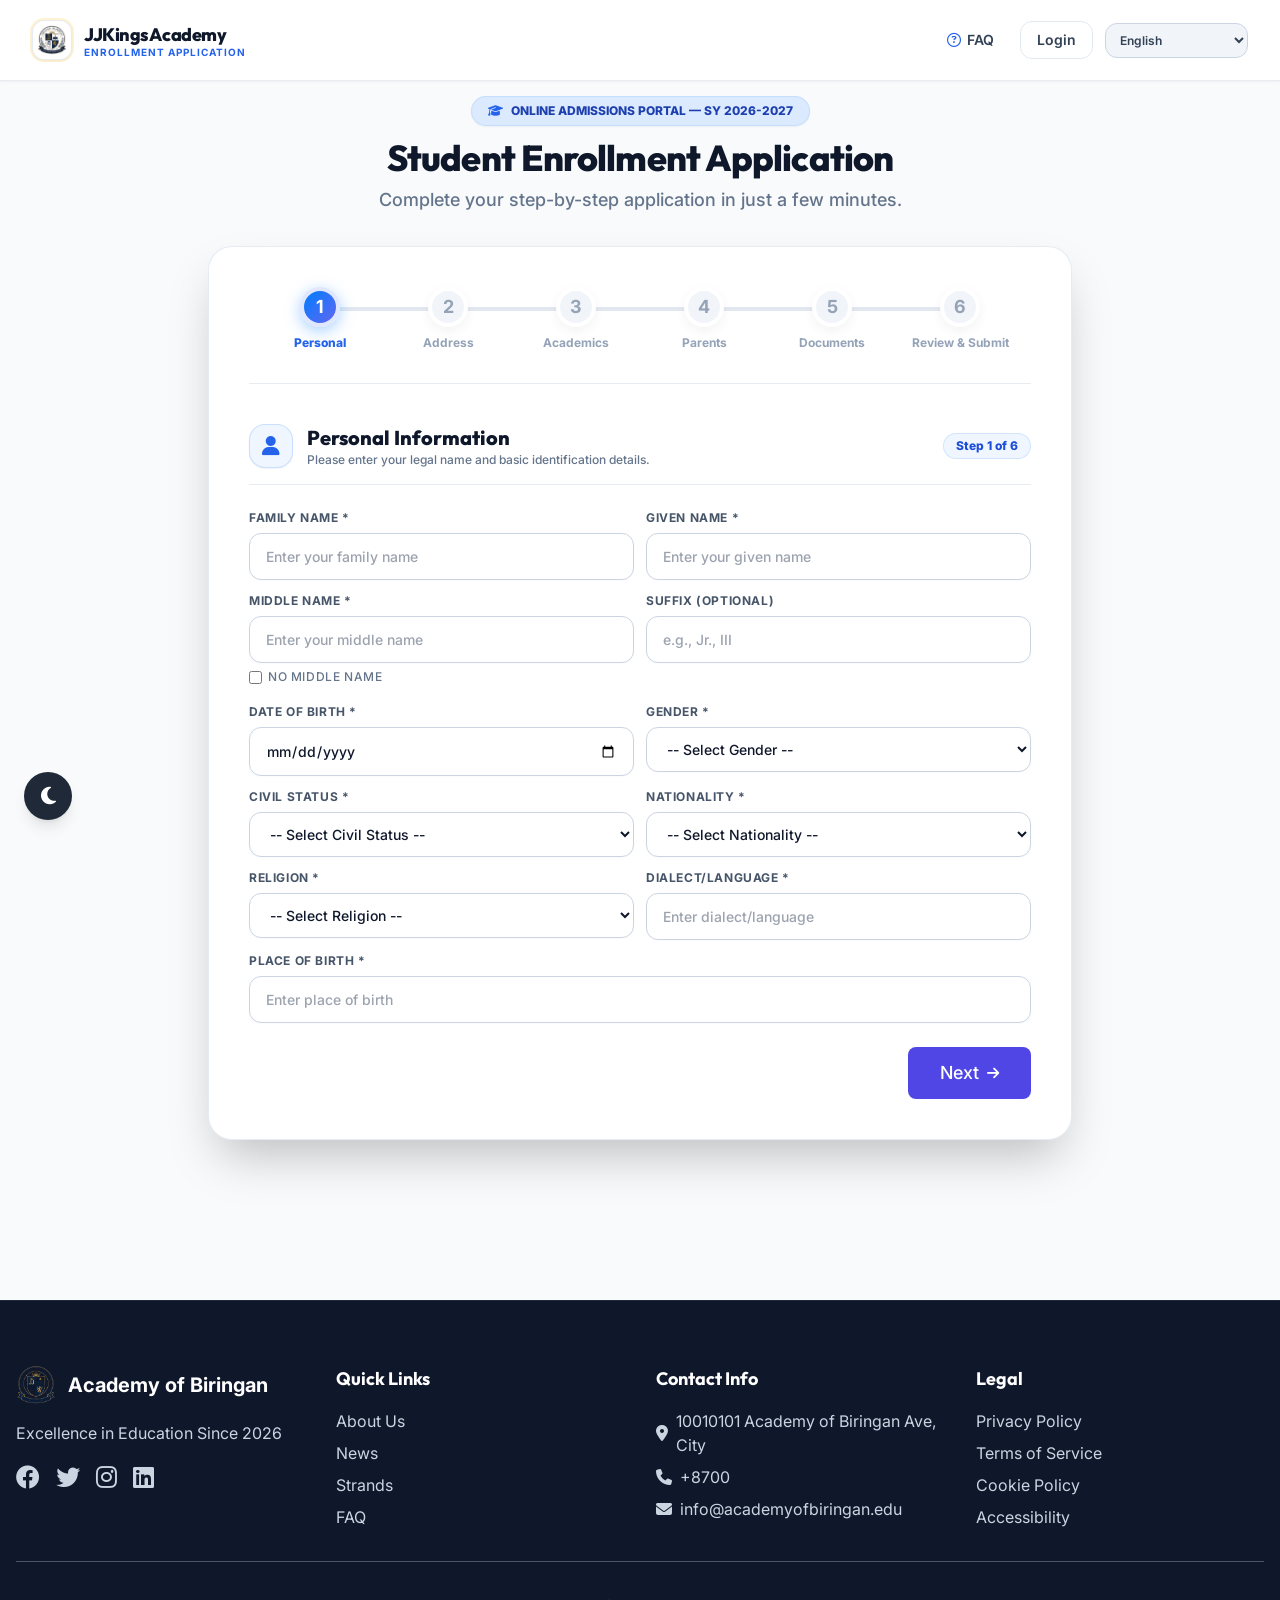
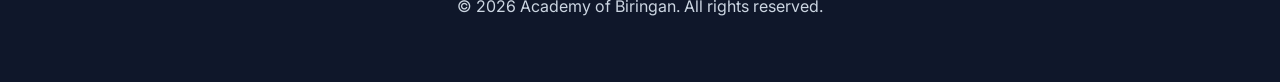
<file: register.html>
<!doctype html>
<html lang="en">

<head>
  <meta charset="UTF-8" />
  <meta name="viewport" content="width=device-width, initial-scale=1.0" />
  <title>Enrollment Form - Academy of Biringan</title>
  <script>
    tailwind = {
      darkMode: 'class'
    };
    (function () {
      const isDark = localStorage.getItem('darkMode') === 'enabled';
      if (isDark) {
        document.documentElement.classList.add('dark-mode');
        document.documentElement.classList.add('dark');
      } else {
        document.documentElement.classList.remove('dark-mode');
        document.documentElement.classList.remove('dark');
      }
    })();
  </script>
  <script src="javascript/tailwind.js"></script>
  <link rel="stylesheet" href="css/all.min.css" />
  <script src="javascript/sweetalert2.all.min.js"></script>
  <script src="javascript/vue.global.js"></script>
  <link rel="stylesheet" href="css/styles.css?v=4" />
</head>

<body class="bg-gray-100 min-h-screen overflow-x-hidden pt-24">
  <!-- Welcome Page Navigation -->
  <nav
    id="welcomeNav"
    class="glass-nav fixed top-0 left-0 right-0 z-50 transition-all duration-300 shadow-sm"
  >
    <div class="max-w-7xl mx-auto px-4 sm:px-6 lg:px-8">
      <div class="flex justify-between items-center h-16 sm:h-20">
        <!-- Brand Logo & Title -->
        <div class="flex items-center space-x-3 cursor-pointer" onclick="window.location.href='index.html'">
          <div class="w-10 h-10 rounded-xl bg-white shadow-sm border border-slate-200 p-1 flex items-center justify-center ring-2 ring-amber-400/20">
            <img src="img/new-logo.png" alt="Academy Logo" class="h-8 w-auto object-contain" />
          </div>
          <div class="flex flex-col">
            <span class="font-heading font-extrabold text-slate-900 dark:text-white text-lg tracking-tight">JJKings Academy</span>
            <span class="text-[10px] font-bold text-blue-600 dark:text-blue-400 uppercase tracking-widest -mt-1">Enrollment Application</span>
          </div>
        </div>

        <!-- Navigation Actions -->
        <div class="flex items-center space-x-2 sm:space-x-3">
          <button
            onclick="window.location.href='index.html?faq=true'"
            class="hidden sm:inline-flex items-center gap-1.5 px-3.5 py-2 rounded-xl text-slate-700 hover:bg-slate-100 transition font-semibold text-sm"
          >
            <i class="far fa-circle-question text-blue-600"></i> FAQ
          </button>

          <button
            onclick="window.location.href='index.html?login=true'"
            class="px-4 py-2 rounded-xl text-slate-700 hover:bg-slate-100 transition font-semibold text-sm border border-slate-200"
          >
            Login
          </button>

          <select
            id="languageSelect"
            class="bg-slate-100 dark:bg-slate-800 text-slate-700 dark:text-slate-200 text-xs font-semibold px-2.5 py-2 rounded-xl border border-slate-200 dark:border-slate-700 cursor-pointer focus:outline-none focus:ring-2 focus:ring-blue-500/20"
            onchange="changeLanguage(this.value)"
          >
            <option value="en">English</option>
            <option value="id">Bahasa Indonesia</option>
            <option value="zh">中文</option>
            <option value="ar">العربية</option>
            <option value="es">Español</option>
            <option value="fr">Français</option>
            <option value="de">Deutsch</option>
            <option value="ja">日本語</option>
            <option value="ko">한국어</option>
            <option value="pt">Português</option>
            <option value="ru">Русский</option>
            <option value="hi">हिन्दी</option>
            <option value="th">ไทย</option>
            <option value="vi">Tiếng Việt</option>
            <option value="tl">Filipino</option>
            <option value="ceb">Cebuano</option>
            <option value="ilo">Ilocano</option>
            <option value="hil">Hiligaynon</option>
          </select>
        </div>
      </div>
    </div>
  </nav>

  <!-- Registration Section -->
  <section id="register-section" class="max-w-4xl mx-auto px-4 pb-16">
    <div class="text-center mb-8">
      <span class="inline-flex items-center gap-2 px-4 py-1.5 rounded-full text-xs font-extrabold bg-blue-100 text-blue-800 border border-blue-200/80 shadow-sm mb-3">
        <i class="fas fa-graduation-cap text-blue-600"></i>
        <span>ONLINE ADMISSIONS PORTAL — SY 2026-2027</span>
      </span>
      <h1 class="text-3xl sm:text-4xl font-extrabold text-slate-900 font-heading tracking-tight mb-2">Student Enrollment Application</h1>
      <p class="text-base sm:text-lg text-slate-600 font-medium max-w-xl mx-auto">Complete your step-by-step application in just a few minutes.</p>
    </div>

    <!-- Elevated Form Container Card -->
    <div class="glass-card rounded-3xl p-6 sm:p-10 border border-slate-200/80 shadow-2xl bg-white/95">
      <!-- Progress Stepper -->
      <div class="mb-10 border-b border-slate-200/80 pb-8">
        <div class="flex items-center justify-between max-w-3xl mx-auto">
          <!-- Step 1 Indicator -->
          <div class="flex flex-col items-center flex-1 relative" id="step-indicator-1">
            <div
              class="w-10 h-10 rounded-full bg-blue-600 text-white flex items-center justify-center font-bold text-lg border-4 border-blue-100 z-10 step-circle transition-all">
              1
            </div>
            <span class="text-xs font-extrabold mt-2 text-blue-600 step-label">Personal</span>
            <div class="absolute left-1/2 top-5 w-full h-1 bg-slate-200 -z-0 step-line"></div>
          </div>
          <!-- Step 2 Indicator -->
          <div class="flex flex-col items-center flex-1 relative" id="step-indicator-2">
            <div
              class="w-10 h-10 rounded-full bg-slate-100 text-slate-400 flex items-center justify-center font-bold text-lg border-4 border-white z-10 step-circle transition-all">
              2
            </div>
            <span class="text-xs font-bold mt-2 text-slate-400 step-label">Address</span>
            <div class="absolute left-1/2 top-5 w-full h-1 bg-slate-200 -z-0 step-line"></div>
          </div>
          <!-- Step 3 Indicator -->
          <div class="flex flex-col items-center flex-1 relative" id="step-indicator-3">
            <div
              class="w-10 h-10 rounded-full bg-slate-100 text-slate-400 flex items-center justify-center font-bold text-lg border-4 border-white z-10 step-circle transition-all">
              3
            </div>
            <span class="text-xs font-bold mt-2 text-slate-400 step-label">Academics</span>
            <div class="absolute left-1/2 top-5 w-full h-1 bg-slate-200 -z-0 step-line"></div>
          </div>
          <!-- Step 4 Indicator -->
          <div class="flex flex-col items-center flex-1 relative" id="step-indicator-4">
            <div
              class="w-10 h-10 rounded-full bg-slate-100 text-slate-400 flex items-center justify-center font-bold text-lg border-4 border-white z-10 step-circle transition-all">
              4
            </div>
            <span class="text-xs font-bold mt-2 text-slate-400 step-label">Parents</span>
            <div class="absolute left-1/2 top-5 w-full h-1 bg-slate-200 -z-0 step-line"></div>
          </div>
          <!-- Step 5 Indicator -->
          <div class="flex flex-col items-center flex-1 relative" id="step-indicator-5">
            <div
              class="w-10 h-10 rounded-full bg-slate-100 text-slate-400 flex items-center justify-center font-bold text-lg border-4 border-white z-10 step-circle transition-all">
              5
            </div>
            <span class="text-xs font-bold mt-2 text-slate-400 step-label">Documents</span>
            <div class="absolute left-1/2 top-5 w-full h-1 bg-slate-200 -z-0 step-line"></div>
          </div>
          <!-- Step 6 Indicator -->
          <div class="flex flex-col items-center flex-1 relative" id="step-indicator-6">
            <div
              class="w-10 h-10 rounded-full bg-slate-100 text-slate-400 flex items-center justify-center font-bold text-lg border-4 border-white z-10 step-circle transition-all">
              6
            </div>
            <span class="text-xs font-bold mt-2 text-slate-400 step-label">Review & Submit</span>
          </div>
        </div>
      </div>

      <form id="registerModalForm" class="space-y-6" novalidate>
        <!-- Step 1: Personal Information -->
        <div class="form-step" data-step="1">
          <div class="flex items-center justify-between border-b border-slate-200/80 pb-4 mb-6">
            <div class="flex items-center gap-3.5">
              <div class="w-11 h-11 rounded-2xl bg-blue-50 text-blue-600 border border-blue-200/80 flex items-center justify-center text-xl font-bold shadow-sm shrink-0">
                <i class="fas fa-user"></i>
              </div>
              <div>
                <h3 class="text-xl font-extrabold text-slate-900 font-heading">Personal Information</h3>
                <p class="text-xs text-slate-500 font-medium">Please enter your legal name and basic identification details.</p>
              </div>
            </div>
            <span class="hidden sm:inline-flex px-3 py-1 rounded-full text-xs font-extrabold bg-blue-50 text-blue-700 border border-blue-200/60">Step 1 of 6</span>
          </div>
          <div class="grid grid-cols-2 gap-3">
            <div>
              <label class="block text-gray-700 font-medium mb-2">Family Name *</label>
              <input type="text" id="modalLastName" required
                class="w-full px-4 py-2 border border-gray-300 rounded-lg focus:ring-2 focus:ring-indigo-500 focus:border-transparent"
                placeholder="Enter your family name" />
            </div>
            <div>
              <label class="block text-gray-700 font-medium mb-2">Given Name *</label>
              <input type="text" id="modalFirstName" required
                class="w-full px-4 py-2 border border-gray-300 rounded-lg focus:ring-2 focus:ring-indigo-500 focus:border-transparent"
                placeholder="Enter your given name" />
            </div>
            <div>
              <label class="block text-gray-700 font-medium mb-2">Middle Name *</label>
              <input type="text" id="modalMiddleName" required
                class="w-full px-4 py-2 border border-gray-300 rounded-lg focus:ring-2 focus:ring-indigo-500 focus:border-transparent"
                placeholder="Enter your middle name" />
              <label class="flex items-center mt-1.5 cursor-pointer select-none">
                <input type="checkbox" id="noMiddleName" class="mr-1.5 accent-indigo-600" onchange="toggleMiddleName(this, 'modalMiddleName')" />
                <span class="text-xs text-slate-500 font-medium">No middle name</span>
              </label>
            </div>
            <div>
              <label class="block text-gray-700 font-medium mb-2">Suffix (Optional)</label>
              <input type="text" id="modalSuffix"
                class="w-full px-4 py-2 border border-gray-300 rounded-lg focus:ring-2 focus:ring-indigo-500 focus:border-transparent"
                placeholder="e.g., Jr., III" />
            </div>
            <div>
              <label class="block text-gray-700 font-medium mb-2">Date of Birth *</label>
              <input type="date" id="modalDob" required
                class="w-full px-4 py-2 border border-gray-300 rounded-lg focus:ring-2 focus:ring-indigo-500 focus:border-transparent" />
            </div>
            <div>
              <label class="block text-gray-700 font-medium mb-2">Gender *</label>
              <select id="modalGender" required
                class="w-full px-4 py-2 border border-gray-300 rounded-lg focus:ring-2 focus:ring-indigo-500 focus:border-transparent">
                <option value="">-- Select Gender --</option>
                <option value="male">Male</option>
                <option value="female">Female</option>
              </select>
            </div>
            <div>
              <label class="block text-gray-700 font-medium mb-2">Civil Status *</label>
              <select id="modalCivilStatus" required
                class="w-full px-4 py-2 border border-gray-300 rounded-lg focus:ring-2 focus:ring-indigo-500 focus:border-transparent">
                <option value="">-- Select Civil Status --</option>
                <option value="single">Single</option>
                <option value="married">Married</option>
                <option value="widowed">Widowed</option>
                <option value="separated">Separated</option>
              </select>
            </div>
            <div>
              <label class="block text-gray-700 font-medium mb-2">Nationality *</label>
              <select id="modalNationality" required
                class="w-full px-4 py-2 border border-gray-300 rounded-lg focus:ring-2 focus:ring-indigo-500 focus:border-transparent"
                onchange="toggleOtherInput(this, 'otherNationalityContainer', 'modalOtherNationality')">
                <option value="">-- Select Nationality --</option>
                <option value="filipino">Filipino</option>
                <option value="other">Other</option>
              </select>
              <div id="otherNationalityContainer" class="mt-2 hidden">
                <input type="text" id="modalOtherNationality"
                  class="w-full px-4 py-2 border border-gray-300 rounded-lg focus:ring-2 focus:ring-indigo-500 focus:border-transparent"
                  placeholder="Please specify nationality" />
              </div>
            </div>
            <div>
              <label class="block text-gray-700 font-medium mb-2">Religion *</label>
              <select id="modalReligion" required
                class="w-full px-4 py-2 border border-gray-300 rounded-lg focus:ring-2 focus:ring-indigo-500 focus:border-transparent"
                onchange="toggleOtherInput(this, 'otherReligionContainer', 'modalOtherReligion')">
                <option value="">-- Select Religion --</option>
                <option value="roman-catholic">Roman Catholic</option>
                <option value="islam">Islam</option>
                <option value="protestant">Protestant</option>
                <option value="iglesia-ni-cristo">Iglesia ni Cristo</option>
                <option value="born-again">Born Again Christian</option>
                <option value="seventh-day-adventist">Seventh Day Adventist</option>
                <option value="other">Other</option>
              </select>
              <div id="otherReligionContainer" class="mt-2 hidden">
                <input type="text" id="modalOtherReligion"
                  class="w-full px-4 py-2 border border-gray-300 rounded-lg focus:ring-2 focus:ring-indigo-500 focus:border-transparent"
                  placeholder="Please specify religion" />
              </div>
            </div>
            <div>
              <label class="block text-gray-700 font-medium mb-2">Dialect/Language *</label>
              <input type="text" id="modalDialect" required
                class="w-full px-4 py-2 border border-gray-300 rounded-lg focus:ring-2 focus:ring-indigo-500 focus:border-transparent"
                placeholder="Enter dialect/language" />
            </div>
            <div class="col-span-2">
              <label class="block text-gray-700 font-medium mb-2">Place of Birth *</label>
              <input type="text" id="modalPlaceOfBirth" required
                class="w-full px-4 py-2 border border-gray-300 rounded-lg focus:ring-2 focus:ring-indigo-500 focus:border-transparent"
                placeholder="Enter place of birth" />
            </div>
          </div>
          <!-- Bottom Buttons for Step 1 -->
          <div class="flex justify-end pt-6">
            <button type="button" onclick="validateAndConfirmStep(1)"
              class="bg-indigo-600 text-white px-8 py-3 rounded-lg hover:bg-indigo-700 transition font-medium text-lg flex items-center">
              Next <i class="fas fa-arrow-right ml-2 text-sm"></i>
            </button>
          </div>
        </div>

      <!-- Step 2: Address and Contact Information -->
      <div class="form-step hidden" data-step="2">
        <div class="flex items-center justify-between border-b border-slate-200/80 pb-4 mb-6">
          <div class="flex items-center gap-3.5">
            <div class="w-11 h-11 rounded-2xl bg-emerald-50 text-emerald-600 border border-emerald-200/80 flex items-center justify-center text-xl font-bold shadow-sm shrink-0">
              <i class="fas fa-map-marker-alt"></i>
            </div>
            <div>
              <h3 class="text-xl font-extrabold text-slate-900 font-heading">Address & Contact Details</h3>
              <p class="text-xs text-slate-500 font-medium">Provide your current residential address, phone number, and email.</p>
            </div>
          </div>
          <span class="hidden sm:inline-flex px-3 py-1 rounded-full text-xs font-extrabold bg-emerald-50 text-emerald-700 border border-emerald-200/60">Step 2 of 6</span>
        </div>
          <div class="grid grid-cols-2 gap-3">
            <div class="col-span-2">
              <label class="block text-gray-700 font-medium mb-2">Complete Address *</label>
              <textarea id="modalAddress" required
                class="w-full px-4 py-2 border border-gray-300 rounded-lg focus:ring-2 focus:ring-indigo-500 focus:border-transparent"
                rows="2" placeholder="Enter complete address"></textarea>
            </div>
            <div class="col-span-2">
              <label class="block text-gray-700 font-medium mb-2">Zip Code *</label>
              <input type="text" id="modalZipCode" required maxlength="4"
                class="w-full px-4 py-2 border border-gray-300 rounded-lg focus:ring-2 focus:ring-indigo-500 focus:border-transparent"
                placeholder="Enter zip code" pattern="[0-9]{4}"
                oninput="this.value = this.value.replace(/[^0-9]/g, '').slice(0,4)" />
            </div>
            <div class="col-span-2">
              <label class="block text-gray-700 font-medium mb-2">Mobile No. *</label>
              <div class="flex">
                <span
                  class="inline-flex items-center px-3 py-2 bg-gray-100 border border-r-0 border-gray-300 rounded-l-lg text-gray-600 font-semibold text-sm select-none whitespace-nowrap">+63</span>
                <input type="tel" id="modalPhone" required maxlength="10" pattern="[0-9]{10}"
                  class="flex-1 px-4 py-2 border border-gray-300 rounded-r-lg focus:ring-2 focus:ring-indigo-500 focus:border-transparent"
                  placeholder="9XXXXXXXXX" oninput="this.value = this.value.replace(/[^0-9]/g, '').slice(0,10)" />
              </div>
            </div>
            <div class="col-span-2">
              <label class="block text-gray-700 font-medium mb-2">Email Address *</label>
              <input type="email" id="modalEmail" required pattern="^[a-zA-Z0-9._%+\-]+@[a-zA-Z0-9.\-]+\.[a-zA-Z]{2,}$"
                class="w-full px-4 py-2 border border-gray-300 rounded-lg focus:ring-2 focus:ring-indigo-500 focus:border-transparent"
                placeholder="example@email.com" oninput="validateGmailField(this)" />
              <span id="emailValidationMsg" class="text-xs mt-1 block hidden"></span>
            </div>
          </div>
          <!-- Bottom Buttons for Step 2 -->
          <div class="flex justify-between pt-6">
            <button type="button" onclick="prevStep(2)"
              class="bg-gray-200 text-gray-700 px-8 py-3 rounded-lg hover:bg-gray-300 transition font-medium text-lg flex items-center">
              <i class="fas fa-arrow-left mr-2 text-sm"></i> Back
            </button>
            <button type="button" onclick="validateAndConfirmStep(2)"
              class="bg-indigo-600 text-white px-8 py-3 rounded-lg hover:bg-indigo-700 transition font-medium text-lg flex items-center">
              Next <i class="fas fa-arrow-right ml-2 text-sm"></i>
            </button>
          </div>
        </div>

      <!-- Step 3: Educational and Academic Information -->
      <div class="form-step hidden" data-step="3">
        <div class="flex items-center justify-between border-b border-slate-200/80 pb-4 mb-6">
          <div class="flex items-center gap-3.5">
            <div class="w-11 h-11 rounded-2xl bg-purple-50 text-purple-600 border border-purple-200/80 flex items-center justify-center text-xl font-bold shadow-sm shrink-0">
              <i class="fas fa-graduation-cap"></i>
            </div>
            <div>
              <h3 class="text-xl font-extrabold text-slate-900 font-heading">Educational Background & Track</h3>
              <p class="text-xs text-slate-500 font-medium">Specify your school history, LRN, and desired academic track.</p>
            </div>
          </div>
          <span class="hidden sm:inline-flex px-3 py-1 rounded-full text-xs font-extrabold bg-purple-50 text-purple-700 border border-purple-200/60">Step 3 of 6</span>
        </div>

        <!-- Educational Background -->
        <h4 class="text-xs font-extrabold text-purple-700 uppercase tracking-wider mb-3 flex items-center gap-2">
          <i class="fas fa-school"></i>
          <span>Educational Background</span>
        </h4>
        <div class="grid grid-cols-2 gap-3 mb-6">
          <div class="col-span-2">
            <label class="block text-gray-700 font-medium mb-2">
              Elementary School *
            </label>
            <input type="text" id="modalElementarySchool" required
              class="w-full px-4 py-2 border border-gray-300 rounded-lg focus:ring-2 focus:ring-indigo-500 focus:border-transparent"
              placeholder="Enter elementary school name" />
          </div>
          <div>
            <label class="block text-gray-700 font-medium mb-2">Year finished *</label>
            <input type="number" id="modalElementaryYearGraduated" required
              class="w-full px-4 py-2 border border-gray-300 rounded-lg focus:ring-2 focus:ring-indigo-500 focus:border-transparent"
              placeholder="e.g., 2020" min="1990" max="2026" />
          </div>
          <div>
            <label class="block text-gray-700 font-medium mb-2">LRN (Learner Reference Number) *</label>
            <input type="text" id="modalLRN" required maxlength="12" pattern="[0-9]{12}"
              class="w-full px-4 py-2 border border-gray-300 rounded-lg focus:ring-2 focus:ring-indigo-500 focus:border-transparent"
              placeholder="Enter 12-digit LRN" oninput="this.value = this.value.replace(/[^0-9]/g, '').slice(0,12)" />
          </div>
          <div class="col-span-2">
            <label class="block text-gray-700 font-medium mb-2">
              Previous School *
            </label>
            <input type="text" id="modalHighSchool" required
              class="w-full px-4 py-2 border border-gray-300 rounded-lg focus:ring-2 focus:ring-indigo-500 focus:border-transparent"
              placeholder="Enter previous school name" />
          </div>
          <div>
            <label class="block text-gray-700 font-medium mb-2">Year finished *</label>
            <input type="number" id="modalHighSchoolYearGraduated" required
              class="w-full px-4 py-2 border border-gray-300 rounded-lg focus:ring-2 focus:ring-indigo-500 focus:border-transparent"
              placeholder="e.g., 2024" min="1990" max="2026" />
          </div>
          <div class="flex items-end pb-3">
            <label class="flex items-center">
              <input type="checkbox" id="modalPublicSchoolGraduate" class="mr-2" onchange="handlePublicSchoolGraduateToggle(this)" />
              <span class="text-gray-700 font-medium">Public School Graduate</span>
            </label>
          </div>
        </div>

        <!-- Grade to Enroll -->
        <h4 class="text-xs font-extrabold text-purple-700 uppercase tracking-wider mb-3 flex items-center gap-2">
          <i class="fas fa-graduation-cap"></i>
          <span>Grade to Enroll</span>
        </h4>
        <div class="grid grid-cols-2 gap-3">
          <div class="col-span-2">
            <label class="block text-gray-700 font-medium mb-2">Are you a repeater? *</label>
            <select id="modalIsRepeater" required
              class="w-full px-4 py-2 border border-gray-300 rounded-lg focus:ring-2 focus:ring-indigo-500 focus:border-transparent"
              onchange="handleRepeaterChange()">
              <option value="No">No</option>
              <option value="Yes">Yes</option>
            </select>
          </div>
          <div class="col-span-2">
            <label class="block text-gray-700 font-medium mb-2">Level *</label>
            <select id="modalLevel" required
              class="w-full px-4 py-2 border border-gray-300 rounded-lg focus:ring-2 focus:ring-indigo-500 focus:border-transparent"
              onchange="toggleGradeStrandSelection()">
              <option value="">-- Select Level --</option>
              <option value="grade-7">Junior High Grade 7</option>
              <option value="grade-8">Junior High Grade 8</option>
              <option value="grade-9">Junior High Grade 9</option>
              <option value="grade-10">Junior High Grade 10</option>
              <option value="senior-high-11">Senior High School - Grade 11</option>
              <option value="senior-high-12">Senior High School - Grade 12</option>
            </select>
          </div>
          <div class="col-span-2" id="gradeLevelContainer" style="display: none;">
            <label class="block text-gray-700 font-medium mb-2">Grade Level *</label>
            <select id="modalGradeLevel"
              class="w-full px-4 py-2 border border-gray-300 rounded-lg focus:ring-2 focus:ring-indigo-500 focus:border-transparent">
              <option value="">-- Select Grade Level --</option>
              <option value="7">Grade 7</option>
              <option value="8">Grade 8</option>
              <option value="9">Grade 9</option>
              <option value="10">Grade 10</option>
            </select>
          </div>
          <div class="col-span-2" id="strandContainer" style="display: none;">
            <label class="block text-gray-700 font-medium mb-2">Strand *</label>
            <select id="modalStrand"
              class="w-full px-4 py-2 border border-gray-300 rounded-lg focus:ring-2 focus:ring-indigo-500 focus:border-transparent">
              <option value="">-- Select Strand --</option>
              <option value="tvl-css">TVL - Computer System Servicing (CSS)</option>
              <option value="tvl-ict">TVL - Information & Communications Technology (ICT)</option>
              <option value="tvl-he">TVL - Home Economics (HE)</option>
              <option value="stem">STEM</option>
              <option value="abm">ABM</option>
              <option value="humss">HUMSS</option>
            </select>
          </div>
          <div class="col-span-2" id="voucherEligibilityContainer" style="display: none;">
            <label class="block text-gray-700 font-medium mb-2">Voucher Eligibility *</label>
            <select id="modalVoucherEligibility"
              class="w-full px-4 py-2 border border-gray-300 rounded-lg focus:ring-2 focus:ring-indigo-500 focus:border-transparent"
              onchange="updatePaymentSummary()">
              <option value="">-- Select --</option>
              <option value="public-school">From Public School (Automatically Voucher Eligible)</option>
              <option value="same-school-voucher">Grade 10 Graduate from Academy of Biringan (Apply for Voucher)</option>
              <option value="same-school-no-voucher">Grade 10 Graduate from Academy of Biringan (Not Applying)</option>
              <option value="private-school-voucher">From Private School (Apply for Voucher)</option>
              <option value="private-school-no-voucher">From Private School (Not Applying)</option>
            </select>
          </div>
          <div class="col-span-2" id="gwaContainer" style="display: none;">
            <label class="block text-gray-700 font-medium mb-2">Previous Grade / General Weighted Average (GWA) *</label>
            <input type="number" id="modalGwa" min="0" max="100" step="0.01" placeholder="e.g. 91.5"
              class="w-full px-4 py-2 border border-gray-300 rounded-lg focus:ring-2 focus:ring-indigo-500 focus:border-transparent">
            <span class="text-xs text-indigo-500 mt-1 block">Applying for a voucher requires a GWA / average grade of 90 or above.</span>
          </div>
        </div>

        <!-- Bottom Buttons for Step 3 -->
        <div class="flex justify-between pt-6">
          <button type="button" onclick="prevStep(3)"
            class="bg-gray-200 text-gray-700 px-8 py-3 rounded-lg hover:bg-gray-300 transition font-medium text-lg flex items-center">
            <i class="fas fa-arrow-left mr-2 text-sm"></i> Back
          </button>
          <button type="button" onclick="validateAndConfirmStep(3)"
            class="bg-indigo-600 text-white px-8 py-3 rounded-lg hover:bg-indigo-700 transition font-medium text-lg flex items-center">
            Next <i class="fas fa-arrow-right ml-2 text-sm"></i>
          </button>
        </div>
      </div>

      <!-- Step 4: Parent and Guardian Information & Submit -->
      <div class="form-step hidden" data-step="4">
        <div class="flex items-center justify-between border-b border-slate-200/80 pb-4 mb-6">
          <div class="flex items-center gap-3.5">
            <div class="w-11 h-11 rounded-2xl bg-amber-50 text-amber-600 border border-amber-200/80 flex items-center justify-center text-xl font-bold shadow-sm shrink-0">
              <i class="fas fa-users"></i>
            </div>
            <div>
              <h3 class="text-xl font-extrabold text-slate-900 font-heading">Parent & Guardian Information</h3>
              <p class="text-xs text-slate-500 font-medium">Emergency contacts and parent/guardian details.</p>
            </div>
          </div>
          <span class="hidden sm:inline-flex px-3 py-1 rounded-full text-xs font-extrabold bg-amber-50 text-amber-700 border border-amber-200/60">Step 4 of 6</span>
        </div>

        <!-- Father Information -->
        <h4 class="text-xs font-extrabold text-amber-700 uppercase tracking-wider mb-3 flex items-center gap-2">
          <i class="fas fa-user-tie"></i>
          <span>Father Information</span>
        </h4>
        <div class="grid grid-cols-2 gap-3 mb-6">
          <div>
            <label class="block text-gray-700 font-medium mb-2">Family Name *</label>
            <input type="text" id="modalFatherLastName" required
              class="w-full px-4 py-2 border border-gray-300 rounded-lg focus:ring-2 focus:ring-indigo-500 focus:border-transparent"
              placeholder="Enter father's family name" />
          </div>
          <div>
            <label class="block text-gray-700 font-medium mb-2">Given Name *</label>
            <input type="text" id="modalFatherFirstName" required
              class="w-full px-4 py-2 border border-gray-300 rounded-lg focus:ring-2 focus:ring-indigo-500 focus:border-transparent"
              placeholder="Enter father's given name" />
          </div>
          <div>
            <label class="block text-gray-700 font-medium mb-2">Middle Name *</label>
            <input type="text" id="modalFatherMiddleName" required
              class="w-full px-4 py-2 border border-gray-300 rounded-lg focus:ring-2 focus:ring-indigo-500 focus:border-transparent"
              placeholder="Enter father's middle name" />
            <label class="flex items-center mt-1.5 cursor-pointer select-none">
              <input type="checkbox" id="noFatherMiddleName" class="mr-1.5 accent-indigo-600" onchange="toggleMiddleName(this, 'modalFatherMiddleName')" />
              <span class="text-xs text-slate-500 font-medium">No middle name</span>
            </label>
          </div>
          <div>
            <label class="block text-gray-700 font-medium mb-2">Mobile No. *</label>
            <div class="flex">
              <span
                class="inline-flex items-center px-3 py-2 bg-gray-100 border border-r-0 border-gray-300 rounded-l-lg text-gray-600 font-semibold text-sm select-none whitespace-nowrap">+63</span>
              <input type="tel" id="modalFatherPhone" required maxlength="10" pattern="[0-9]{10}"
                class="flex-1 px-4 py-2 border border-gray-300 rounded-r-lg focus:ring-2 focus:ring-indigo-500 focus:border-transparent"
                placeholder="9XXXXXXXXX" oninput="this.value = this.value.replace(/[^0-9]/g, '').slice(0,10)" />
            </div>
          </div>
          <div>
            <label class="block text-gray-700 font-medium mb-2">Occupation *</label>
            <input type="text" id="modalFatherOccupation" required
              class="w-full px-4 py-2 border border-gray-300 rounded-lg focus:ring-2 focus:ring-indigo-500 focus:border-transparent"
              placeholder="Enter occupation" />
          </div>
          <div class="col-span-2">
            <label class="block text-gray-700 font-medium mb-2">Address *</label>
            <textarea id="modalFatherAddress" required
              class="w-full px-4 py-2 border border-gray-300 rounded-lg focus:ring-2 focus:ring-indigo-500 focus:border-transparent"
              rows="2" placeholder="Enter father's address"></textarea>
          </div>
          <div class="col-span-2">
            <label class="flex items-center">
              <input type="checkbox" id="modalFatherDeceased" class="mr-2" />
              <span class="text-gray-700">Father is Deceased</span>
            </label>
          </div>
        </div>

        <!-- Mother Information -->
        <h4 class="text-xs font-extrabold text-amber-700 uppercase tracking-wider mb-3 flex items-center gap-2">
          <i class="fas fa-user"></i>
          <span>Mother Information</span>
        </h4>
        <div class="grid grid-cols-2 gap-3 mb-6">
          <div>
            <label class="block text-gray-700 font-medium mb-2">Family Name *</label>
            <input type="text" id="modalMotherLastName" required
              class="w-full px-4 py-2 border border-gray-300 rounded-lg focus:ring-2 focus:ring-indigo-500 focus:border-transparent"
              placeholder="Enter mother's family name" />
          </div>
          <div>
            <label class="block text-gray-700 font-medium mb-2">Given Name *</label>
            <input type="text" id="modalMotherFirstName" required
              class="w-full px-4 py-2 border border-gray-300 rounded-lg focus:ring-2 focus:ring-indigo-500 focus:border-transparent"
              placeholder="Enter mother's given name" />
          </div>
          <div>
            <label class="block text-gray-700 font-medium mb-2">Middle Name *</label>
            <input type="text" id="modalMotherMiddleName" required
              class="w-full px-4 py-2 border border-gray-300 rounded-lg focus:ring-2 focus:ring-indigo-500 focus:border-transparent"
              placeholder="Enter mother's middle name" />
            <label class="flex items-center mt-1.5 cursor-pointer select-none">
              <input type="checkbox" id="noMotherMiddleName" class="mr-1.5 accent-indigo-600" onchange="toggleMiddleName(this, 'modalMotherMiddleName')" />
              <span class="text-xs text-slate-500 font-medium">No middle name</span>
            </label>
          </div>
          <div>
            <label class="block text-gray-700 font-medium mb-2">Maiden Middle Name *</label>
            <input type="text" id="modalMotherMaidenMiddleName" required
              class="w-full px-4 py-2 border border-gray-300 rounded-lg focus:ring-2 focus:ring-indigo-500 focus:border-transparent"
              placeholder="Enter maiden middle name" />
          </div>
          <div>
            <label class="block text-gray-700 font-medium mb-2">Mobile No. *</label>
            <div class="flex">
              <span
                class="inline-flex items-center px-3 py-2 bg-gray-100 border border-r-0 border-gray-300 rounded-l-lg text-gray-600 font-semibold text-sm select-none whitespace-nowrap">+63</span>
              <input type="tel" id="modalMotherPhone" required maxlength="10" pattern="[0-9]{10}"
                class="flex-1 px-4 py-2 border border-gray-300 rounded-r-lg focus:ring-2 focus:ring-indigo-500 focus:border-transparent"
                placeholder="9XXXXXXXXX" oninput="this.value = this.value.replace(/[^0-9]/g, '').slice(0,10)" />
            </div>
          </div>
          <div>
            <label class="block text-gray-700 font-medium mb-2">Occupation *</label>
            <input type="text" id="modalMotherOccupation" required
              class="w-full px-4 py-2 border border-gray-300 rounded-lg focus:ring-2 focus:ring-indigo-500 focus:border-transparent"
              placeholder="Enter occupation" />
          </div>
          <div class="col-span-2">
            <label class="block text-gray-700 font-medium mb-2">Address *</label>
            <textarea id="modalMotherAddress" required
              class="w-full px-4 py-2 border border-gray-300 rounded-lg focus:ring-2 focus:ring-indigo-500 focus:border-transparent"
              rows="2" placeholder="Enter mother's address"></textarea>
          </div>
          <div class="col-span-2">
            <label class="flex items-center">
              <input type="checkbox" id="modalMotherDeceased" class="mr-2" />
              <span class="text-gray-700">Mother is Deceased</span>
            </label>
          </div>
        </div>

        <!-- Guardian Information -->
        <h4 class="text-xs font-extrabold text-amber-700 uppercase tracking-wider mb-3 flex items-center gap-2">
          <i class="fas fa-shield-alt"></i>
          <span>Guardian Information</span>
        </h4>
        <div class="grid grid-cols-2 gap-3">
          <div>
            <label class="block text-gray-700 font-medium mb-2">Family Name *</label>
            <input type="text" id="modalGuardianLastName" required
              class="w-full px-4 py-2 border border-gray-300 rounded-lg focus:ring-2 focus:ring-indigo-500 focus:border-transparent"
              placeholder="Enter guardian's family name" />
          </div>
          <div>
            <label class="block text-gray-700 font-medium mb-2">Given Name *</label>
            <input type="text" id="modalGuardianFirstName" required
              class="w-full px-4 py-2 border border-gray-300 rounded-lg focus:ring-2 focus:ring-indigo-500 focus:border-transparent"
              placeholder="Enter guardian's given name" />
          </div>
          <div>
            <label class="block text-gray-700 font-medium mb-2">Middle Name *</label>
            <input type="text" id="modalGuardianMiddleName" required
              class="w-full px-4 py-2 border border-gray-300 rounded-lg focus:ring-2 focus:ring-indigo-500 focus:border-transparent"
              placeholder="Enter guardian's middle name" />
            <label class="flex items-center mt-1.5 cursor-pointer select-none">
              <input type="checkbox" id="noGuardianMiddleName" class="mr-1.5 accent-indigo-600" onchange="toggleMiddleName(this, 'modalGuardianMiddleName')" />
              <span class="text-xs text-slate-500 font-medium">No middle name</span>
            </label>
          </div>
          <div>
            <label class="block text-gray-700 font-medium mb-2">Mobile No. *</label>
            <div class="flex">
              <span
                class="inline-flex items-center px-3 py-2 bg-gray-100 border border-r-0 border-gray-300 rounded-l-lg text-gray-600 font-semibold text-sm select-none whitespace-nowrap">+63</span>
              <input type="tel" id="modalGuardianPhone" required maxlength="10" pattern="[0-9]{10}"
                class="flex-1 px-4 py-2 border border-gray-300 rounded-r-lg focus:ring-2 focus:ring-indigo-500 focus:border-transparent"
                placeholder="9XXXXXXXXX" oninput="this.value = this.value.replace(/[^0-9]/g, '').slice(0,10)" />
            </div>
          </div>
          <div>
            <label class="block text-gray-700 font-medium mb-2">Occupation *</label>
            <input type="text" id="modalGuardianOccupation" required
              class="w-full px-4 py-2 border border-gray-300 rounded-lg focus:ring-2 focus:ring-indigo-500 focus:border-transparent"
              placeholder="Enter occupation" />
          </div>
          <div class="col-span-2">
            <label class="block text-gray-700 font-medium mb-2">Address *</label>
            <textarea id="modalGuardianAddress" required
              class="w-full px-4 py-2 border border-gray-300 rounded-lg focus:ring-2 focus:ring-indigo-500 focus:border-transparent"
              rows="2" placeholder="Enter guardian's address"></textarea>
          </div>
        </div>
        <!-- Bottom Buttons for Step 4 -->
        <div class="flex justify-between pt-6">
          <button type="button" onclick="prevStep(4)"
            class="bg-gray-200 text-gray-700 px-8 py-3 rounded-lg hover:bg-gray-300 transition font-medium text-lg flex items-center">
            <i class="fas fa-arrow-left mr-2 text-sm"></i> Back
          </button>
          <button type="button" onclick="validateAndConfirmStep(4)"
            class="bg-indigo-600 text-white px-8 py-3 rounded-lg hover:bg-indigo-700 transition font-medium text-lg flex items-center">
            Next <i class="fas fa-arrow-right ml-2 text-sm"></i>
          </button>
        </div>
      </div>

      <!-- Step 5: Document Requirements -->
      <div class="form-step hidden" data-step="5">
        <div class="flex items-center justify-between border-b border-slate-200/80 pb-4 mb-6">
          <div class="flex items-center gap-3.5">
            <div class="w-11 h-11 rounded-2xl bg-teal-50 text-teal-600 border border-teal-200/80 flex items-center justify-center text-xl font-bold shadow-sm shrink-0">
              <i class="fas fa-file-upload"></i>
            </div>
            <div>
              <h3 class="text-xl font-extrabold text-slate-900 font-heading">Required Document Submission</h3>
              <p class="text-xs text-slate-500 font-medium">Upload clear scanned copies or photos of your credentials (Max 5MB per file).</p>
            </div>
          </div>
          <span class="hidden sm:inline-flex px-3 py-1 rounded-full text-xs font-extrabold bg-teal-50 text-teal-700 border border-teal-200/60">Step 5 of 6</span>
        </div>

        <div class="grid grid-cols-1 md:grid-cols-2 gap-4 mb-6">
          <div class="p-4 rounded-2xl border-2 border-dashed border-slate-200 hover:border-blue-500 bg-slate-50/50 hover:bg-blue-50/20 transition-all">
            <label id="labelDocBirthCert" class="block text-xs font-extrabold text-slate-700 uppercase tracking-wider mb-2">PSA Birth Certificate *</label>
            <input type="file" id="modalDocBirthCert" required accept="image/*,.pdf"
              class="w-full text-xs text-slate-500 file:mr-4 file:py-2.5 file:px-4 file:rounded-xl file:border-0 file:text-xs file:font-bold file:bg-blue-600 file:text-white hover:file:bg-blue-700 transition cursor-pointer" />
            <p class="text-[11px] text-slate-400 mt-2 flex items-center gap-1"><i class="fas fa-info-circle text-blue-500"></i>Accepted formats: PDF, PNG, JPG (Max 5MB)</p>
          </div>

          <div class="p-4 rounded-2xl border-2 border-dashed border-slate-200 hover:border-blue-500 bg-slate-50/50 hover:bg-blue-50/20 transition-all">
            <label id="labelDocReportCard" class="block text-xs font-extrabold text-slate-700 uppercase tracking-wider mb-2">Form 138 / Report Card *</label>
            <input type="file" id="modalDocReportCard" required accept="image/*,.pdf"
              class="w-full text-xs text-slate-500 file:mr-4 file:py-2.5 file:px-4 file:rounded-xl file:border-0 file:text-xs file:font-bold file:bg-blue-600 file:text-white hover:file:bg-blue-700 transition cursor-pointer" />
            <p class="text-[11px] text-slate-400 mt-2 flex items-center gap-1"><i class="fas fa-info-circle text-blue-500"></i>Accepted formats: PDF, PNG, JPG (Max 5MB)</p>
          </div>

          <div class="col-span-1 md:col-span-2 p-4 rounded-2xl border-2 border-dashed border-slate-200 hover:border-blue-500 bg-slate-50/50 hover:bg-blue-50/20 transition-all">
            <label id="labelDocGoodMoral" class="block text-xs font-extrabold text-slate-700 uppercase tracking-wider mb-2">Certificate of Good Moral Character *</label>
            <input type="file" id="modalDocGoodMoral" required accept="image/*,.pdf"
              class="w-full text-xs text-slate-500 file:mr-4 file:py-2.5 file:px-4 file:rounded-xl file:border-0 file:text-xs file:font-bold file:bg-blue-600 file:text-white hover:file:bg-blue-700 transition cursor-pointer" />
            <p class="text-[11px] text-slate-400 mt-2 flex items-center gap-1"><i class="fas fa-info-circle text-blue-500"></i>Accepted formats: PDF, PNG, JPG (Max 5MB)</p>
          </div>

          <div id="docVoucherContainer" style="display: none;" class="col-span-1 md:col-span-2 p-4 rounded-2xl border-2 border-dashed border-slate-200 hover:border-blue-500 bg-slate-50/50 hover:bg-blue-50/20 transition-all">
            <label id="labelDocVoucher" class="block text-xs font-extrabold text-slate-700 uppercase tracking-wider mb-2">Voucher Certificate / QVR / ESC Certificate *</label>
            <input type="file" id="modalDocVoucher" accept="image/*,.pdf"
              class="w-full text-xs text-slate-500 file:mr-4 file:py-2.5 file:px-4 file:rounded-xl file:border-0 file:text-xs file:font-bold file:bg-blue-600 file:text-white hover:file:bg-blue-700 transition cursor-pointer" />
            <p class="text-[11px] text-slate-400 mt-2 flex items-center gap-1"><i class="fas fa-info-circle text-blue-500"></i>Accepted formats: PDF, PNG, JPG (Max 5MB)</p>
          </div>
        </div>

        <!-- Bottom Buttons for Step 5 -->
        <div class="flex justify-between pt-6">
          <button type="button" onclick="prevStep(5)"
            class="bg-gray-200 text-gray-700 px-8 py-3 rounded-lg hover:bg-gray-300 transition font-medium text-lg flex items-center">
            <i class="fas fa-arrow-left mr-2 text-sm"></i> Back
          </button>
          <button type="button" onclick="validateAndConfirmStep(5)"
            class="bg-indigo-600 text-white px-8 py-3 rounded-lg hover:bg-indigo-700 transition font-medium text-lg flex items-center">
            Next <i class="fas fa-arrow-right ml-2 text-sm"></i>
          </button>
        </div>
      </div>

      <!-- Step 6: Review & Submit -->
      <div class="form-step hidden" data-step="6">
        <div class="flex items-center justify-between border-b border-slate-200/80 pb-4 mb-6">
          <div class="flex items-center gap-3.5">
            <div class="w-11 h-11 rounded-2xl bg-indigo-50 text-indigo-600 border border-indigo-200/80 flex items-center justify-center text-xl font-bold shadow-sm shrink-0">
              <i class="fas fa-clipboard-check"></i>
            </div>
            <div>
              <h3 class="text-xl font-extrabold text-slate-900 font-heading">Review & Final Submission</h3>
              <p class="text-xs text-slate-500 font-medium">Verify your application summary details before submitting to the registrar.</p>
            </div>
          </div>
          <span class="hidden sm:inline-flex px-3 py-1 rounded-full text-xs font-extrabold bg-indigo-50 text-indigo-700 border border-indigo-200/60">Step 6 of 6</span>
        </div>

          <div class="grid grid-cols-1 md:grid-cols-2 gap-8 text-sm">
            <!-- Column 1: Personal & Contact Profile -->
            <div class="bg-white rounded-2xl p-5 border border-indigo-50 shadow-sm space-y-4">
              <h4
                class="text-sm font-bold text-indigo-600 uppercase tracking-wider border-b border-indigo-50 pb-2 mb-3">
                <i class="fas fa-user-circle mr-2"></i>Personal & Contact Profile
              </h4>
              <div class="grid grid-cols-2 gap-4">
                <div>
                  <span class="block text-xs font-bold text-gray-400 uppercase tracking-widest mb-0.5">Enrollee
                    Name</span>
                  <span id="summaryEnrolleeName" class="block font-semibold text-gray-800 text-sm break-words">—</span>
                </div>
                <div>
                  <span class="block text-xs font-bold text-gray-400 uppercase tracking-widest mb-0.5">Gender &
                    DOB</span>
                  <span id="summaryGenderDob" class="block font-semibold text-gray-800 text-sm break-words">—</span>
                </div>
                <div class="col-span-2">
                  <span class="block text-xs font-bold text-gray-400 uppercase tracking-widest mb-0.5">Contact
                    Details</span>
                  <span id="summaryContactInfo" class="block font-semibold text-gray-800 text-sm break-words">—</span>
                </div>
                <div class="col-span-2">
                  <span class="block text-xs font-bold text-gray-400 uppercase tracking-widest mb-0.5">Complete
                    Address</span>
                  <span id="summaryFullAddress" class="block font-semibold text-gray-800 text-sm break-words">—</span>
                </div>
              </div>
            </div>

            <!-- Column 2: Academic Program Details -->
            <div class="bg-white rounded-2xl p-5 border border-indigo-50 shadow-sm space-y-4">
              <h4
                class="text-sm font-bold text-indigo-600 uppercase tracking-wider border-b border-indigo-50 pb-2 mb-3">
                <i class="fas fa-graduation-cap mr-2"></i>Academic Program & Schooling
              </h4>
              <div class="grid grid-cols-2 gap-4">
                <div>
                  <span class="block text-xs font-bold text-gray-400 uppercase tracking-widest mb-0.5">Academic
                    Level</span>
                  <span id="summaryAcademicLevel" class="block font-semibold text-gray-800 text-sm break-words">—</span>
                </div>
                <div>
                  <span class="block text-xs font-bold text-gray-400 uppercase tracking-widest mb-0.5">Selected
                    Strand/Grade</span>
                  <span id="summarySelectedStrand"
                    class="block font-semibold text-gray-800 text-sm break-words">—</span>
                </div>
                <div>
                  <span class="block text-xs font-bold text-gray-400 uppercase tracking-widest mb-0.5">LRN</span>
                  <span id="summaryLrn" class="block font-semibold text-gray-800 text-sm break-words">—</span>
                </div>
                <div>
                  <span class="block text-xs font-bold text-gray-400 uppercase tracking-widest mb-0.5">Voucher
                    Status</span>
                  <span id="summaryVoucherStatus" class="block font-semibold text-gray-800 text-sm break-words">—</span>
                </div>
                <div id="summaryGwaContainer" style="display: none;">
                  <span class="block text-xs font-bold text-gray-400 uppercase tracking-widest mb-0.5">Grade / GWA</span>
                  <span id="summaryGwa" class="block font-semibold text-gray-800 text-sm break-words">—</span>
                </div>
                <div class="col-span-2">
                  <span class="block text-xs font-bold text-gray-400 uppercase tracking-widest mb-0.5">Previous
                    Schooling</span>
                  <span id="summaryPrevSchooling" class="block font-semibold text-gray-800 text-sm break-words">—</span>
                </div>
              </div>
            </div>

            <!-- Column 3: Parent & Family Contact -->
            <div class="bg-white rounded-2xl p-5 border border-indigo-50 shadow-sm space-y-4 col-span-1 md:col-span-2">
              <h4
                class="text-sm font-bold text-indigo-600 uppercase tracking-wider border-b border-indigo-50 pb-2 mb-3">
                <i class="fas fa-users mr-2"></i>Family & Emergency Contacts
              </h4>
              <div class="grid grid-cols-1 md:grid-cols-3 gap-6">
                <div>
                  <span class="block text-xs font-bold text-gray-400 uppercase tracking-widest mb-0.5">Father's
                    Details</span>
                  <span id="summaryFatherInfo" class="block font-semibold text-gray-800 text-sm break-words">—</span>
                </div>
                <div>
                  <span class="block text-xs font-bold text-gray-400 uppercase tracking-widest mb-0.5">Mother's
                    Details</span>
                  <span id="summaryMotherInfo" class="block font-semibold text-gray-800 text-sm break-words">—</span>
                </div>
                <div>
                  <span class="block text-xs font-bold text-gray-400 uppercase tracking-widest mb-0.5">Guardian's
                    Details (Primary)</span>
                  <span id="summaryPrimaryContact"
                    class="block font-semibold text-gray-800 text-sm break-words">—</span>
                </div>
              </div>
            </div>

            <!-- Column 4: Document Submissions -->
            <div class="bg-white rounded-2xl p-5 border border-indigo-50 shadow-sm space-y-4 col-span-1 md:col-span-2">
              <div class="flex flex-col sm:flex-row sm:items-center justify-between border-b border-indigo-50 pb-2 mb-3 gap-1">
                <h4 class="text-sm font-bold text-indigo-600 uppercase tracking-wider">
                  <i class="fas fa-folder-open mr-2"></i>Document Attachments Status
                </h4>
                <span class="text-xs text-indigo-500 font-semibold flex items-center gap-1">
                  <i class="fas fa-mouse-pointer text-[10px]"></i> Click any attached document card to preview
                </span>
              </div>
              <div class="grid grid-cols-1 md:grid-cols-3 gap-4">
                <div id="docBoxBirthCert" onclick="viewDocumentPreview('modalDocBirthCert', 'PSA Birth Certificate')" 
                     class="flex items-center justify-between p-3.5 bg-indigo-50/30 rounded-xl border border-indigo-100 cursor-pointer hover:border-indigo-400 hover:bg-indigo-50/80 hover:shadow-md transition-all group">
                  <div class="flex items-center space-x-3 min-w-0 flex-1 pr-2">
                    <div class="w-8 h-8 rounded-full bg-green-100 text-green-600 flex items-center justify-center font-bold shrink-0 icon-box">
                      <i class="fas fa-check"></i>
                    </div>
                    <div class="min-w-0 flex-1">
                      <span class="block text-xs text-gray-400 font-bold uppercase tracking-wider">PSA Birth Certificate</span>
                      <span id="summaryDocBirthCert" class="block text-sm font-semibold text-gray-700 break-all">—</span>
                    </div>
                  </div>
                  <div class="view-btn text-xs font-bold text-indigo-600 bg-indigo-100/80 group-hover:bg-indigo-600 group-hover:text-white px-2.5 py-1 rounded-lg transition-all shrink-0 flex items-center gap-1">
                    <i class="fas fa-eye text-xs"></i> View
                  </div>
                </div>

                <div id="docBoxReportCard" onclick="viewDocumentPreview('modalDocReportCard', 'Form 138 / Report Card')"
                     class="flex items-center justify-between p-3.5 bg-indigo-50/30 rounded-xl border border-indigo-100 cursor-pointer hover:border-indigo-400 hover:bg-indigo-50/80 hover:shadow-md transition-all group">
                  <div class="flex items-center space-x-3 min-w-0 flex-1 pr-2">
                    <div class="w-8 h-8 rounded-full bg-green-100 text-green-600 flex items-center justify-center font-bold shrink-0 icon-box">
                      <i class="fas fa-check"></i>
                    </div>
                    <div class="min-w-0 flex-1">
                      <span class="block text-xs text-gray-400 font-bold uppercase tracking-wider">Form 138 / Report Card</span>
                      <span id="summaryDocReportCard" class="block text-sm font-semibold text-gray-700 break-all">—</span>
                    </div>
                  </div>
                  <div class="view-btn text-xs font-bold text-indigo-600 bg-indigo-100/80 group-hover:bg-indigo-600 group-hover:text-white px-2.5 py-1 rounded-lg transition-all shrink-0 flex items-center gap-1">
                    <i class="fas fa-eye text-xs"></i> View
                  </div>
                </div>

                <div id="docBoxGoodMoral" onclick="viewDocumentPreview('modalDocGoodMoral', 'Certificate of Good Moral')"
                     class="flex items-center justify-between p-3.5 bg-indigo-50/30 rounded-xl border border-indigo-100 cursor-pointer hover:border-indigo-400 hover:bg-indigo-50/80 hover:shadow-md transition-all group">
                  <div class="flex items-center space-x-3 min-w-0 flex-1 pr-2">
                    <div class="w-8 h-8 rounded-full bg-green-100 text-green-600 flex items-center justify-center font-bold shrink-0 icon-box">
                      <i class="fas fa-check"></i>
                    </div>
                    <div class="min-w-0 flex-1">
                      <span class="block text-xs text-gray-400 font-bold uppercase tracking-wider">Certificate of Good Moral</span>
                      <span id="summaryDocGoodMoral" class="block text-sm font-semibold text-gray-700 break-all">—</span>
                    </div>
                  </div>
                  <div class="view-btn text-xs font-bold text-indigo-600 bg-indigo-100/80 group-hover:bg-indigo-600 group-hover:text-white px-2.5 py-1 rounded-lg transition-all shrink-0 flex items-center gap-1">
                    <i class="fas fa-eye text-xs"></i> View
                  </div>
                </div>

                <div id="summaryDocVoucherContainer" style="display: none;" onclick="viewDocumentPreview('modalDocVoucher', 'Voucher Certificate')"
                     class="flex items-center justify-between p-3.5 bg-indigo-50/30 rounded-xl border border-indigo-100 cursor-pointer hover:border-indigo-400 hover:bg-indigo-50/80 hover:shadow-md transition-all group">
                  <div class="flex items-center space-x-3 min-w-0 flex-1 pr-2">
                    <div class="w-8 h-8 rounded-full bg-green-100 text-green-600 flex items-center justify-center font-bold shrink-0 icon-box">
                      <i class="fas fa-check"></i>
                    </div>
                    <div class="min-w-0 flex-1">
                      <span class="block text-xs text-gray-400 font-bold uppercase tracking-wider">Voucher Certificate</span>
                      <span id="summaryDocVoucher" class="block text-sm font-semibold text-gray-700 break-all">—</span>
                    </div>
                  </div>
                  <div class="view-btn text-xs font-bold text-indigo-600 bg-indigo-100/80 group-hover:bg-indigo-600 group-hover:text-white px-2.5 py-1 rounded-lg transition-all shrink-0 flex items-center gap-1">
                    <i class="fas fa-eye text-xs"></i> View
                  </div>
                </div>
              </div>
            </div>
          </div>

          <div
            class="mt-6 p-4 bg-indigo-600/5 border border-indigo-50 rounded-2xl text-xs text-gray-500 flex items-start space-x-2.5">
            <i class="fas fa-info-circle text-[#007dfe] text-sm mt-0.5"></i>
            <span>Please carefully review all of the information above before submitting. If everything is accurate,
              check the Data Privacy Policy and click "Submit Application".</span>
          </div>

        <!-- Data Privacy Policy -->
        <div class="border-b pb-4 mb-6">
          <label class="flex items-start">
            <input type="checkbox" id="modalDataPrivacy" required class="mr-3 mt-1" />
            <span class="text-gray-700 text-sm">
              I have read and agree to the <a href="#" onclick="showDataPrivacyModal(event)"
                class="text-blue-600 hover:underline font-semibold">Data Privacy Policy</a>. I understand that my
              personal information will be collected and processed in accordance with the Data Privacy Act of 2012.
            </span>
          </label>
        </div>

        <!-- Bottom Buttons for Step 6 -->
        <div class="flex justify-between pt-6">
          <button type="button" onclick="prevStep(6)"
            class="bg-gray-200 text-gray-700 px-8 py-3 rounded-lg hover:bg-gray-300 transition font-medium text-lg flex items-center">
            <i class="fas fa-arrow-left mr-2 text-sm"></i> Back
          </button>
          <button type="submit"
            class="bg-indigo-600 text-white px-8 py-3 rounded-lg hover:bg-indigo-700 transition font-medium text-lg flex items-center shadow-lg">
            Submit Application <i class="fas fa-check ml-2 text-sm"></i>
          </button>
        </div>
      </div>
    </form>
    </div>
  </section>

  <!-- Footer -->
  <footer class="bg-slate-900 dark:bg-slate-950 text-white py-16 mt-16 sm:mt-24 border-t border-slate-800">
    <div class="max-w-7xl mx-auto px-4">
      <div class="grid md:grid-cols-4 gap-8">
        <div>
          <div class="flex items-center space-x-3 mb-4">
            <img src="img/new-logo.png" alt="Academy of Biringan Logo" class="h-10 w-auto" />
            <span class="text-white font-bold text-xl">Academy of Biringan</span>
          </div>
          <p class="text-gray-300 mb-4">
            Excellence in Education Since 2026
          </p>
          <div class="flex space-x-4">
            <a href="#" class="text-gray-300 hover:text-white transition"><i class="fab fa-facebook text-2xl"></i></a>
            <a href="#" class="text-gray-300 hover:text-white transition"><i class="fab fa-twitter text-2xl"></i></a>
            <a href="#" class="text-gray-300 hover:text-white transition"><i class="fab fa-instagram text-2xl"></i></a>
            <a href="#" class="text-gray-300 hover:text-white transition"><i class="fab fa-linkedin text-2xl"></i></a>
          </div>
        </div>
        <div>
          <h3 class="text-lg font-bold mb-4">Quick Links</h3>
          <ul class="space-y-2">
            <li>
              <a href="#" onclick="window.location.href='index.html'"
                class="text-gray-300 hover:text-white transition">About Us</a>
            </li>
            <li>
              <a href="#" onclick="window.location.href='index.html?tab=news'"
                class="text-gray-300 hover:text-white transition">News</a>
            </li>
            <li>
              <a href="#" onclick="window.location.href='index.html?tab=programs'"
                class="text-gray-300 hover:text-white transition">Strands</a>
            </li>
            <li>
              <a href="#" onclick="window.location.href='index.html?faq=true'"
                class="text-gray-300 hover:text-white transition">FAQ</a>
            </li>
          </ul>
        </div>
        <div>
          <h3 class="text-lg font-bold mb-4">Contact Info</h3>
          <ul class="space-y-2">
            <li class="flex items-center space-x-2">
              <i class="fas fa-map-marker-alt"></i>
              <span class="text-gray-300">10010101 Academy of Biringan Ave, City</span>
            </li>
            <li class="flex items-center space-x-2">
              <i class="fas fa-phone"></i>
              <span class="text-gray-300">+8700</span>
            </li>
            <li class="flex items-center space-x-2">
              <i class="fas fa-envelope"></i>
              <span class="text-gray-300">info@academyofbiringan.edu</span>
            </li>
          </ul>
        </div>
        <div>
          <h3 class="text-lg font-bold mb-4">Legal</h3>
          <ul class="space-y-2">
            <li>
              <a href="#" onclick="
                    showPrivacyModal();
                    return false;
                  " class="text-gray-300 hover:text-white transition">Privacy Policy</a>
            </li>
            <li>
              <a href="#" onclick="
                    showTermsModal();
                    return false;
                  " class="text-gray-300 hover:text-white transition">Terms of Service</a>
            </li>
            <li>
              <a href="#" onclick="
                    showCookieModal();
                    return false;
                  " class="text-gray-300 hover:text-white transition">Cookie Policy</a>
            </li>
            <li>
              <a href="#" onclick="
                    showAccessibilityModal();
                    return false;
                  " class="text-gray-300 hover:text-white transition">Accessibility</a>
            </li>
          </ul>
        </div>
      </div>
      <div class="border-t border-gray-600 mt-8 pt-8 text-center">
        <p class="text-gray-300">
          &copy; 2026 Academy of Biringan. All rights reserved.
        </p>
      </div>
    </div>
  </footer>

  <!-- Privacy Policy Modal -->
  <div id="privacyModal"
    class="fixed inset-0 bg-black bg-opacity-50 hidden items-center justify-center z-50 transition-opacity duration-300">
    <div
      class="bg-white rounded-xl shadow-2xl p-8 max-w-2xl w-full mx-4 transform transition-all duration-300 scale-95 opacity-0"
      id="privacyModalContent">
      <div class="flex justify-between items-center mb-6">
        <h2 class="text-2xl font-bold text-gray-800">Privacy Policy</h2>
        <button onclick="hidePrivacyModal()" class="text-gray-500 hover:text-gray-700 text-2xl">
          <i class="fas fa-times"></i>
        </button>
      </div>
      <div class="space-y-4 max-h-96 overflow-y-auto">
        <h3 class="font-bold text-gray-800">1. Information We Collect</h3>
        <p class="text-gray-600">
          We collect personal information including name, email, phone number,
          date of birth, and address for enrollment purposes. We also collect
          academic records and documents submitted during the application
          process.
        </p>

        <h3 class="font-bold text-gray-800">
          2. How We Use Your Information
        </h3>
        <p class="text-gray-600">
          Your information is used to process applications, communicate about
          enrollment status, provide academic services, and improve our
          educational programs. We do not sell your personal data to third
          parties.
        </p>

        <h3 class="font-bold text-gray-800">3. Data Security</h3>
        <p class="text-gray-600">
          We implement appropriate security measures to protect your personal
          information from unauthorized access, alteration, or disclosure. All
          data is encrypted and stored securely.
        </p>

        <h3 class="font-bold text-gray-800">4. Your Rights</h3>
        <p class="text-gray-600">
          You have the right to access, correct, or delete your personal
          information. You may also opt-out of marketing communications at any
          time.
        </p>

        <h3 class="font-bold text-gray-800">5. Contact Us</h3>
        <p class="text-gray-600">
          For privacy-related inquiries, please contact privacy@academyofbiringan.edu
        </p>
      </div>
      <button onclick="hidePrivacyModal()"
        class="w-full mt-6 bg-[#007dfe] text-white py-3 rounded-lg hover:bg-[#004b87] transition">
        I Understand
      </button>
    </div>
  </div>

  <!-- Terms of Service Modal -->
  <div id="termsModal"
    class="fixed inset-0 bg-black bg-opacity-50 hidden items-center justify-center z-50 transition-opacity duration-300">
    <div
      class="bg-white rounded-xl shadow-2xl p-8 max-w-2xl w-full mx-4 transform transition-all duration-300 scale-95 opacity-0"
      id="termsModalContent">
      <div class="flex justify-between items-center mb-6">
        <h2 class="text-2xl font-bold text-gray-800">Terms of Service</h2>
        <button onclick="hideTermsModal()" class="text-gray-500 hover:text-gray-700 text-2xl">
          <i class="fas fa-times"></i>
        </button>
      </div>
      <div class="space-y-4 max-h-96 overflow-y-auto">
        <h3 class="font-bold text-gray-800">1. Acceptance of Terms</h3>
        <p class="text-gray-600">
          By accessing and using our enrollment system, you agree to be bound
          by these Terms of Service. If you do not agree to these terms,
          please do not use our services.
        </p>

        <h3 class="font-bold text-gray-800">2. Enrollment Requirements</h3>
        <p class="text-gray-600">
          Students must meet all admission requirements and provide accurate
          information. False information may result in rejection of
          application or dismissal from the Academy of Biringan.
        </p>

        <h3 class="font-bold text-gray-800">3. Academic Integrity</h3>
        <p class="text-gray-600">
          All students must maintain academic honesty. Cheating, plagiarism,
          or any form of academic dishonesty will result in disciplinary
          action.
        </p>

        <h3 class="font-bold text-gray-800">4. Payment Obligations</h3>
        <p class="text-gray-600">
          Students are responsible for timely payment of tuition and fees.
          Late payments may incur penalties and affect enrollment status.
        </p>

        <h3 class="font-bold text-gray-800">5. Code of Conduct</h3>
        <p class="text-gray-600">
          All students must adhere to the Academy of Biringan's code of conduct both on
          and off academy. Violations may result in disciplinary action.
        </p>
      </div>
      <button onclick="hideTermsModal()"
        class="w-full mt-6 bg-[#007dfe] text-white py-3 rounded-lg hover:bg-[#004b87] transition">
        I Accept
      </button>
    </div>
  </div>

  <!-- Cookie Policy Modal -->
  <div id="cookieModal"
    class="fixed inset-0 bg-black bg-opacity-50 hidden items-center justify-center z-50 transition-opacity duration-300">
    <div
      class="bg-white rounded-xl shadow-2xl p-8 max-w-2xl w-full mx-4 transform transition-all duration-300 scale-95 opacity-0"
      id="cookieModalContent">
      <div class="flex justify-between items-center mb-6">
        <h2 class="text-2xl font-bold text-gray-800">Cookie Policy</h2>
        <button onclick="hideCookieModal()" class="text-gray-500 hover:text-gray-700 text-2xl">
          <i class="fas fa-times"></i>
        </button>
      </div>
      <div class="space-y-4 max-h-96 overflow-y-auto">
        <h3 class="font-bold text-gray-800">1. What Are Cookies</h3>
        <p class="text-gray-600">
          Cookies are small text files stored on your device that help us
          provide better user experience, analyze site usage, and assist in
          our marketing efforts.
        </p>

        <h3 class="font-bold text-gray-800">2. Types of Cookies We Use</h3>
        <p class="text-gray-600">
          We use essential cookies for site functionality, analytical cookies
          to understand user behavior, and marketing cookies to personalize
          your experience.
        </p>

        <h3 class="font-bold text-gray-800">3. Managing Cookies</h3>
        <p class="text-gray-600">
          You can control and manage cookies through your browser settings.
          However, disabling essential cookies may affect site functionality.
        </p>

        <h3 class="font-bold text-gray-800">4. Third-Party Cookies</h3>
        <p class="text-gray-600">
          We may use third-party services that set cookies on your behalf.
          These include analytics tools and social media integrations.
        </p>
      </div>
      <button onclick="hideCookieModal()"
        class="w-full mt-6 bg-[#007dfe] text-white py-3 rounded-lg hover:bg-[#004b87] transition">
        I Understand
      </button>
    </div>
  </div>

  <!-- Accessibility Modal -->
  <div id="accessibilityModal"
    class="fixed inset-0 bg-black bg-opacity-50 hidden items-center justify-center z-50 transition-opacity duration-300">
    <div
      class="bg-white rounded-xl shadow-2xl p-8 max-w-2xl w-full mx-4 transform transition-all duration-300 scale-95 opacity-0"
      id="accessibilityModalContent">
      <div class="flex justify-between items-center mb-6">
        <h2 class="text-2xl font-bold text-gray-800">
          Accessibility Statement
        </h2>
        <button onclick="hideAccessibilityModal()" class="text-gray-500 hover:text-gray-700 text-2xl">
          <i class="fas fa-times"></i>
        </button>
      </div>
      <div class="space-y-4 max-h-96 overflow-y-auto">
        <h3 class="font-bold text-gray-800">1. Our Commitment</h3>
        <p class="text-gray-600">
          We are committed to ensuring digital accessibility for people with
          disabilities. We continually improve the user experience for
          everyone and apply relevant accessibility standards.
        </p>

        <h3 class="font-bold text-gray-800">2. Accessibility Features</h3>
        <p class="text-gray-600">
          Our site includes features such as keyboard navigation, screen
          reader compatibility, color contrast compliance, and resizable text
          to accommodate users with different needs.
        </p>

        <h3 class="font-bold text-gray-800">3. Technical Standards</h3>
        <p class="text-gray-600">
          We strive to follow WCAG 2.1 Level AA guidelines to ensure our
          content is accessible to all users regardless of their abilities.
        </p>

        <h3 class="font-bold text-gray-800">4. Feedback</h3>
        <p class="text-gray-600">
          If you encounter any accessibility issues or have suggestions for
          improvement, please contact accessibility@academyofbiringan.edu
        </p>
      </div>
      <button onclick="hideAccessibilityModal()"
        class="w-full mt-6 bg-[#007dfe] text-white py-3 rounded-lg hover:bg-[#004b87] transition">
        I Understand
      </button>
    </div>
  </div>

  <!-- FAQ Modal -->
  <div id="faqModal"
    class="fixed inset-0 bg-black bg-opacity-50 hidden items-center justify-center z-50 transition-opacity duration-300">
    <div
      class="bg-white rounded-xl shadow-2xl p-8 max-w-3xl w-full mx-4 transform transition-all duration-300 scale-95 opacity-0"
      id="faqModalContent">
      <div class="flex justify-between items-center mb-6">
        <h2 class="text-2xl font-bold text-gray-800">
          Frequently Asked Questions
        </h2>
        <button onclick="hideFAQModal()" class="text-gray-500 hover:text-gray-700 text-2xl">
          <i class="fas fa-times"></i>
        </button>
      </div>
      <div class="space-y-4 max-h-96 overflow-y-auto">
        <div class="bg-gray-50 rounded-xl overflow-hidden">
          <button class="w-full p-4 text-left flex justify-between items-center" onclick="toggleFAQModalItem(this)">
            <span class="font-semibold text-gray-800">What are the admission requirements?</span>
            <i class="fas fa-chevron-down text-[#007dfe] transition-transform"></i>
          </button>
          <div class="hidden px-4 pb-4 text-gray-600">
            To be admitted, you need a high school diploma or equivalent,
            minimum GPA of 2.5, and completion of prerequisite courses.
            International students must provide English proficiency test
            scores.
          </div>
        </div>
        <div class="bg-gray-50 rounded-xl overflow-hidden">
          <button class="w-full p-4 text-left flex justify-between items-center" onclick="toggleFAQModalItem(this)">
            <span class="font-semibold text-gray-800">How do I apply for scholarships?</span>
            <i class="fas fa-chevron-down text-[#007dfe] transition-transform"></i>
          </button>
          <div class="hidden px-4 pb-4 text-gray-600">
            Scholarship applications are available through the student portal.
            You can apply for merit-based, need-based, and program-specific
            scholarships. Deadlines vary by scholarship type.
          </div>
        </div>
        <div class="bg-gray-50 rounded-xl overflow-hidden">
          <button class="w-full p-4 text-left flex justify-between items-center" onclick="toggleFAQModalItem(this)">
            <span class="font-semibold text-gray-800">What payment methods are accepted?</span>
            <i class="fas fa-chevron-down text-[#007dfe] transition-transform"></i>
          </button>
          <div class="hidden px-4 pb-4 text-gray-600">
            We accept credit cards (Visa, Mastercard), bank transfers, and
            e-wallets (GoPay, OVO, Dana). You can also pay in person at the
            Finance Office using cash or debit cards.
          </div>
        </div>
        <div class="bg-gray-50 rounded-xl overflow-hidden">
          <button class="w-full p-4 text-left flex justify-between items-center" onclick="toggleFAQModalItem(this)">
            <span class="font-semibold text-gray-800">Can I transfer credits from another institution?</span>
            <i class="fas fa-chevron-down text-[#007dfe] transition-transform"></i>
          </button>
          <div class="hidden px-4 pb-4 text-gray-600">
            Yes, we accept transfer credits from accredited institutions.
            Credits are evaluated on a case-by-case basis. Submit your
            official transcripts for evaluation during the application
            process.
          </div>
        </div>
        <div class="bg-gray-50 rounded-xl overflow-hidden">
          <button class="w-full p-4 text-left flex justify-between items-center" onclick="toggleFAQModalItem(this)">
            <span class="font-semibold text-gray-800">What is the deadline for enrollment?</span>
            <i class="fas fa-chevron-down text-[#007dfe] transition-transform"></i>
          </button>
          <div class="hidden px-4 pb-4 text-gray-600">
            The enrollment deadline for Fall semester is August 15th, and for
            Spring semester is January 15th. Late applications may be
            considered on a space-available basis with additional fees.
          </div>
        </div>
      </div>
      <button onclick="hideFAQModal()"
        class="w-full mt-6 bg-[#007dfe] text-white py-3 rounded-lg hover:bg-[#004b87] transition">
        Close
      </button>
    </div>
  </div>

  <!-- Step Summary Confirmation Modal -->
  <div id="stepSummaryModal"
    class="fixed inset-0 bg-black bg-opacity-50 hidden items-center justify-center z-50 transition-opacity duration-300">
    <div
      class="bg-white rounded-xl shadow-2xl p-8 max-w-2xl w-full mx-4 transform transition-all duration-300 scale-95 opacity-0"
      id="stepSummaryModalContent">
      <div class="flex items-center space-x-3 mb-4 text-indigo-600">
        <i class="fas fa-info-circle text-3xl"></i>
        <h2 class="text-2xl font-bold text-gray-800" id="stepSummaryTitle">Information Summary</h2>
      </div>

      <p class="text-sm text-gray-500 mb-6">Please review the details you entered before proceeding to the next section.
      </p>

      <!-- Summary Grid -->
      <div
        class="grid grid-cols-2 gap-3 bg-indigo-50 rounded-xl p-4 border border-indigo-100 max-h-96 overflow-y-auto text-sm"
        id="stepSummaryFields">
        <!-- Populated dynamically via JS -->
      </div>

      <div class="flex justify-end space-x-3 mt-6">
        <button onclick="hideStepSummaryModal()"
          class="bg-gray-100 text-gray-700 px-6 py-2.5 rounded-lg hover:bg-gray-200 transition font-medium">
          Back
        </button>
        <button id="stepSummaryProceedBtn"
          class="bg-indigo-600 text-white px-6 py-2.5 rounded-lg hover:bg-indigo-700 transition font-medium flex items-center">
          Proceed <i class="fas fa-arrow-right ml-2 text-sm"></i>
        </button>
      </div>
    </div>
  </div>

  <!-- Dark Mode Toggle -->
  <button id="darkModeToggle" onclick="toggleDarkMode()"
    class="fixed bottom-20 left-6 z-50 bg-gray-800 text-white w-12 h-12 rounded-full shadow-lg flex items-center justify-center hover:bg-gray-900 transition">
    <i class="fas fa-moon text-xl"></i>
  </button>

  <!-- Document Preview Modal -->
  <div id="docPreviewModal" class="fixed inset-0 bg-slate-900/60 backdrop-blur-sm z-50 hidden items-center justify-center p-4 transition-all duration-300">
    <div class="bg-white rounded-3xl max-w-4xl w-full shadow-2xl overflow-hidden border border-slate-100 transform transition-all flex flex-col max-h-[90vh]">
      <!-- Modal Header -->
      <div class="px-6 py-4 border-b border-slate-100 flex items-center justify-between bg-slate-50/80 shrink-0">
        <div class="flex items-center space-x-3 min-w-0 pr-2">
          <div class="w-10 h-10 rounded-2xl bg-indigo-100 text-indigo-600 flex items-center justify-center text-lg font-bold shrink-0">
            <i class="fas fa-file-invoice"></i>
          </div>
          <div class="min-w-0">
            <h3 id="docPreviewModalTitle" class="text-base font-extrabold text-slate-800">Document Preview</h3>
            <p id="docPreviewModalSubTitle" class="text-xs text-slate-500 font-medium truncate max-w-md"></p>
          </div>
        </div>
        <div class="flex items-center space-x-2 shrink-0">
          <a id="docPreviewOpenTabBtn" href="#" target="_blank" class="px-3.5 py-2 bg-indigo-50 text-indigo-600 hover:bg-indigo-100 text-xs font-bold rounded-xl transition flex items-center gap-1.5">
            <i class="fas fa-external-link-alt text-[11px]"></i> Open in New Tab
          </a>
          <a id="docPreviewDownloadBtn" href="#" download class="px-3.5 py-2 bg-slate-100 text-slate-700 hover:bg-slate-200 text-xs font-bold rounded-xl transition flex items-center gap-1.5">
            <i class="fas fa-download text-[11px]"></i> Download
          </a>
          <button type="button" onclick="closeDocPreviewModal()" class="w-9 h-9 rounded-xl bg-slate-100 hover:bg-slate-200 text-slate-500 hover:text-slate-800 flex items-center justify-center transition">
            <i class="fas fa-times"></i>
          </button>
        </div>
      </div>
      <!-- Modal Body -->
      <div id="docPreviewModalBody" class="p-6 overflow-auto flex-1">
        <!-- Dynamic preview content -->
      </div>
    </div>
  </div>

  <script src="javascript/app.js?v=3"></script>
</body>

</html>
</file>
<file: css/styles.css>
@import url('https://fonts.googleapis.com/css2?family=Inter:wght@300;400;500;600;700;800&family=Outfit:wght@400;500;600;700;800&display=swap');

:root {
    --font-heading: 'Outfit', -apple-system, BlinkMacSystemFont, sans-serif;
    --font-body: 'Inter', -apple-system, BlinkMacSystemFont, sans-serif;
    --primary: #007dfe;
    --primary-hover: #0060c7;
    --primary-gradient: linear-gradient(135deg, #007dfe 0%, #6366f1 100%);
    --accent-gradient: linear-gradient(135deg, #fbc707 0%, #e5b500 100%);
}

body {
    font-family: var(--font-body);
    transition: background-color 0.3s ease, color 0.3s ease;
}

h1, h2, h3, h4, .font-heading {
    font-family: var(--font-heading);
}

/* Glassmorphism & Visual Utilities */
.glass-nav {
    background: rgba(255, 255, 255, 0.95);
    backdrop-filter: blur(16px);
    -webkit-backdrop-filter: blur(16px);
    border-bottom: 1px solid rgba(226, 232, 240, 0.8);
    box-shadow: 0 4px 15px rgba(0, 0, 0, 0.03);
}

.dark-mode .glass-nav {
    background: rgba(15, 23, 42, 0.9) !important;
    border-bottom-color: rgba(51, 65, 85, 0.8) !important;
}

.glass-card {
    background: rgba(255, 255, 255, 0.9);
    backdrop-filter: blur(12px);
    -webkit-backdrop-filter: blur(12px);
    border: 1px solid rgba(226, 232, 240, 0.8);
    box-shadow: 0 10px 30px -5px rgba(0, 0, 0, 0.05);
}

/* Explicit Dark Mode Overrides */
.dark-mode .glass-nav {
    background: rgba(15, 23, 42, 0.9) !important;
    border-bottom-color: rgba(51, 65, 85, 0.8) !important;
}

.dark-mode .glass-card {
    background: rgba(30, 41, 59, 0.85) !important;
    border-color: rgba(51, 65, 85, 0.8) !important;
    box-shadow: 0 10px 30px -5px rgba(0, 0, 0, 0.3) !important;
}

/* ══════════════════════════════════════════════════════════════════════════
   GLOBAL HIGH-CONTRAST LIGHT MODE & MEDIA QUERY OVERRIDES
   Ensures 100% crisp visibility for all text, headings, cards, and footer in Light Mode
   ══════════════════════════════════════════════════════════════════════════ */

html:not(.dark-mode) {
    color-scheme: light !important;
}

html:not(.dark-mode) body {
    background-color: #f8fafc !important;
    color: #1e293b !important;
}

/* 1. Global Light Mode Text & Heading Contrast Overrides */
html:not(.dark-mode) .text-slate-900,
html:not(.dark-mode) .text-slate-800,
html:not(.dark-mode) .text-gray-900,
html:not(.dark-mode) .text-gray-800 {
    color: #0f172a !important;
}

html:not(.dark-mode) .text-slate-700,
html:not(.dark-mode) .text-gray-700 {
    color: #334155 !important;
}

html:not(.dark-mode) .text-slate-600,
html:not(.dark-mode) .text-slate-500,
html:not(.dark-mode) .text-gray-600,
html:not(.dark-mode) .text-gray-500 {
    color: #64748b !important;
}

html:not(.dark-mode) .text-slate-400,
html:not(.dark-mode) .text-gray-400 {
    color: #94a3b8 !important;
}

/* 2. White Cards & Glass Surfaces in Light Mode */
html:not(.dark-mode) .bg-white,
html:not(.dark-mode) .glass-card {
    background-color: #ffffff !important;
    border-color: rgba(226, 232, 240, 0.8) !important;
    color: #1e293b !important;
}

html:not(.dark-mode) .bg-white h1,
html:not(.dark-mode) .bg-white h2,
html:not(.dark-mode) .bg-white h3,
html:not(.dark-mode) .bg-white h4,
html:not(.dark-mode) .bg-white .font-heading,
html:not(.dark-mode) .glass-card h1,
html:not(.dark-mode) .glass-card h2,
html:not(.dark-mode) .glass-card h3,
html:not(.dark-mode) .glass-card h4,
html:not(.dark-mode) .glass-card .font-heading {
    color: #0f172a !important;
}

html:not(.dark-mode) .bg-white p,
html:not(.dark-mode) .glass-card p:not(.text-blue-600):not(.text-emerald-600):not(.text-indigo-600) {
    color: #64748b !important;
}

/* 3. Top Header Navigation Contrast */
html:not(.dark-mode) #welcomeNav {
    background-color: rgba(255, 255, 255, 0.95) !important;
    border-bottom: 1px solid rgba(226, 232, 240, 0.8) !important;
}

html:not(.dark-mode) #welcomeNav span.font-heading {
    color: #0f172a !important;
}

html:not(.dark-mode) #welcomeNav button:not(#navEnrollBtn):not(#navLogoutBtn) {
    color: #334155 !important;
}

html:not(.dark-mode) #welcomeNav button:not(#navEnrollBtn):not(#navLogoutBtn):hover {
    background-color: #eff6ff !important;
    color: #0284c7 !important;
    border-color: #93c5fd !important;
}

html:not(.dark-mode) #welcomeNav #languageSelect {
    background-color: #f1f5f9 !important;
    color: #334155 !important;
    border-color: #cbd5e1 !important;
}

.dark-mode #welcomeNav button:not(#navEnrollBtn):not(#navLogoutBtn) {
    color: #e2e8f0 !important;
}

/* ══════════════════════════════════════════════════════════════════════════
   ENROLLMENT FORM & STEPPER DESIGN ENHANCEMENTS
   ══════════════════════════════════════════════════════════════════════════ */

#registerModalForm input[type="text"],
#registerModalForm input[type="email"],
#registerModalForm input[type="tel"],
#registerModalForm input[type="date"],
#registerModalForm input[type="number"],
#registerModalForm input[type="file"],
#registerModalForm textarea,
#registerModalForm select {
    border-radius: 0.75rem !important;
    border: 1px solid #cbd5e1 !important;
    padding: 0.75rem 1rem !important;
    font-size: 0.875rem !important;
    font-weight: 500 !important;
    color: #0f172a !important;
    background-color: #ffffff !important;
    transition: all 0.2s ease-in-out !important;
    box-shadow: 0 1px 2px rgba(0, 0, 0, 0.02) !important;
}

#registerModalForm input:focus,
#registerModalForm textarea:focus,
#registerModalForm select:focus {
    border-color: #007dfe !important;
    box-shadow: 0 0 0 4px rgba(0, 125, 254, 0.12) !important;
    outline: none !important;
}

#registerModalForm label {
    font-size: 0.75rem !important;
    font-weight: 700 !important;
    color: #475569 !important;
    text-transform: uppercase !important;
    letter-spacing: 0.05em !important;
    margin-bottom: 0.375rem !important;
}

/* Stepper Active / Complete Indicators */
.step-circle {
    box-shadow: 0 4px 12px rgba(0, 0, 0, 0.05);
    transition: all 0.3s cubic-bezier(0.4, 0, 0.2, 1) !important;
}

.step-circle.bg-indigo-600,
.step-circle.bg-blue-600 {
    background: linear-gradient(135deg, #007dfe 0%, #6366f1 100%) !important;
    border-color: #e0e7ff !important;
    box-shadow: 0 4px 15px rgba(0, 125, 254, 0.35) !important;
}

.step-circle.bg-green-600,
.step-circle.bg-emerald-600 {
    background: linear-gradient(135deg, #10b981 0%, #059669 100%) !important;
    border-color: #d1fae5 !important;
    box-shadow: 0 4px 15px rgba(16, 185, 129, 0.35) !important;
}

/* 4. Site Footer Contrast (Dark slate background with white text in ALL modes) */
footer,
.site-footer,
footer.bg-slate-900 {
    background-color: #0f172a !important;
    color: #ffffff !important;
}

footer h1, footer h2, footer h3, footer h4, footer span, footer a, footer p, footer li, footer div {
    color: #cbd5e1 !important;
}

footer h1, footer h2, footer h3, footer h4, footer .font-bold, footer strong, footer span.text-white {
    color: #ffffff !important;
}

footer a:hover {
    color: #38bdf8 !important;
}

.dark-mode footer,
.dark-mode .site-footer {
    background-color: #020617 !important;
}

.text-gradient {
    background: linear-gradient(135deg, #007dfe 0%, #6366f1 100%);
    -webkit-background-clip: text;
    -webkit-text-fill-color: transparent;
}

@keyframes floatSlow {
    0%, 100% { transform: translateY(0px); }
    50% { transform: translateY(-6px); }
}

.animate-float {
    animation: floatSlow 4s ease-in-out infinite;
}

/* Tab Navigation Styles */
.tab-btn {
    background-color: #f3f4f6;
    color: #374151;
    border: 1px solid #e5e7eb;
}

.tab-btn:hover {
    background-color: #e5e7eb;
}

.tab-btn.active {
    background-color: #007dfe;
    color: white;
    border-color: #007dfe;
}

.tab-content {
    display: none;
    padding-top: 130px;
}

.tab-content.active {
    display: block;
}
.dark-mode body {
    background-color: #1a1a2e !important;
    color: #ffffff !important;
}
.dark-mode .bg-white {
    background-color: #16213e !important;
    color: #ffffff !important;
}
.dark-mode .bg-gray-50 {
    background-color: #1a1a2e !important;
    color: #ffffff !important;
}
.dark-mode .text-gray-900,
.dark-mode .text-gray-800 {
    color: #ffffff !important;
}
.dark-mode .text-gray-700 {
    color: #e0e0e0 !important;
}
.dark-mode .text-gray-600 {
    color: #b0b0b0 !important;
}
.dark-mode .text-gray-500 {
    color: #909090 !important;
}
.dark-mode .border-gray-200 {
    border-color: #2a2a4a !important;
}
.dark-mode .border-gray-300 {
    border-color: #3a3a5a !important;
}
.dark-mode .border-gray-600 {
    border-color: #4a4a6a !important;
}
.dark-mode .shadow-md {
    box-shadow: 0 4px 6px -1px rgba(0, 0, 0, 0.5) !important;
}
.dark-mode .shadow-xl {
    box-shadow: 0 20px 25px -5px rgba(0, 0, 0, 0.5) !important;
}
.dark-mode .shadow-2xl {
    box-shadow: 0 25px 50px -12px rgba(0, 0, 0, 0.6) !important;
}
.dark-mode .shadow-lg {
    box-shadow: 0 10px 15px -3px rgba(0, 0, 0, 0.5) !important;
}
.dark-mode .bg-gray-100 {
    background-color: #2a2a4a !important;
    color: #ffffff !important;
}
.dark-mode .bg-gray-200 {
    background-color: #3a3a5a !important;
    color: #ffffff !important;
}
.dark-mode .bg-blue-50 {
    background-color: #1b2e50 !important;
    color: #ffffff !important;
}
.dark-mode .bg-yellow-50 {
    background-color: #352b12 !important;
    color: #ffffff !important;
}
.dark-mode .bg-green-50 {
    background-color: #16382a !important;
    color: #ffffff !important;
}
.dark-mode .bg-red-50 {
    background-color: #3d1c20 !important;
    color: #ffffff !important;
}
.dark-mode .bg-indigo-50,
.dark-mode .bg-indigo-50\/40 {
    background-color: #212140 !important;
    color: #ffffff !important;
}
.dark-mode .text-blue-700,
.dark-mode .text-blue-600 {
    color: #60a5fa !important;
}
.dark-mode .text-green-700,
.dark-mode .text-green-600 {
    color: #4ade80 !important;
}
.dark-mode .text-red-700,
.dark-mode .text-red-600 {
    color: #f87171 !important;
}
.dark-mode .text-yellow-700,
.dark-mode .text-yellow-600 {
    color: #facc15 !important;
}
.dark-mode .text-indigo-700,
.dark-mode .text-indigo-600 {
    color: #a5b4fc !important;
}
.dark-mode .border-blue-100,
.dark-mode .border-blue-200 {
    border-color: #1e3a8a !important;
}
.dark-mode .border-green-100,
.dark-mode .border-green-200 {
    border-color: #064e3b !important;
}
.dark-mode .border-red-100,
.dark-mode .border-red-200 {
    border-color: #7f1d1d !important;
}
.dark-mode .border-yellow-100,
.dark-mode .border-yellow-200 {
    border-color: #713f12 !important;
}
.dark-mode .border-indigo-100,
.dark-mode .border-indigo-200 {
    border-color: #312e81 !important;
}
.dark-mode input {
    background-color: #2a2a4a !important;
    color: #ffffff !important;
    border-color: #3a3a5a !important;
}
.dark-mode input::placeholder {
    color: #909090 !important;
}
.dark-mode select {
    background-color: #2a2a4a !important;
    color: #ffffff !important;
}
.dark-mode textarea {
    background-color: #2a2a4a !important;
    color: #ffffff !important;
    border-color: #3a3a5a !important;
}
.dark-mode footer {
    background-color: #0f0f1a !important;
}
.dark-mode .text-white {
    color: #ffffff !important;
}
.dark-mode .hover\:bg-gray-100:hover {
    background-color: #2a2a4a !important;
}
.dark-mode .hover\:bg-gray-300:hover {
    background-color: #3a3a5a !important;
}
.dark-mode .bg-gray-900 {
    background-color: #0f0f1a !important;
}
.dark-mode .bg-blue-600 {
    background-color: #1e3a5f !important;
}
.dark-mode .bg-blue-700 {
    background-color: #16213e !important;
}
.dark-mode .bg-indigo-600 {
    background-color: #1e3a5f !important;
}
.dark-mode .bg-green-500 {
    background-color: #1a4a3a !important;
}
.dark-mode .bg-red-500 {
    background-color: #4a1a1a !important;
}
.dark-mode .bg-purple-500 {
    background-color: #3a1a4a !important;
}

/* Form Validation Styles - Only for JavaScript-added classes */
.border-red-500 {
    border-color: #ef4444 !important;
    background-color: #fef2f2 !important;
}

.dark-mode .border-red-500 {
    border-color: #ef4444 !important;
    background-color: #3a1a1a !important;
}

/* Sidebar Nav Styles */
#sidebarNav {
    width: 80px;
    transition: width 0.3s ease, background-color 0.3s ease;
}

#sidebarNav.expanded {
    width: 256px;
}

main {
    padding-left: 80px;
    transition: padding-left 0.3s ease;
}

main.sidebar-expanded {
    padding-left: 256px;
}

@keyframes modalEnter {
    from {
        opacity: 0;
        transform: scale(0.95) translateY(-10px);
    }
    to {
        opacity: 1;
        transform: scale(1) translateY(0);
    }
}

.modal-animate-in {
    animation: modalEnter 0.3s cubic-bezier(0.16, 1, 0.3, 1) forwards;
}

/* Sidebar Collapse for Desktop */
@media (min-width: 768px) {
    .sidebar-collapsed #adminSidebar {
        width: 5.5rem !important;
    }
    
    .sidebar-collapsed #adminSidebar .admin-tab span,
    .sidebar-collapsed #adminSidebar .admin-tab #pendingBadge,
    .sidebar-collapsed #adminSidebar h1,
    .sidebar-collapsed #adminSidebar span.text-\[10px\],
    .sidebar-collapsed #adminSidebar h4,
    .sidebar-collapsed #adminSidebar span.text-xs,
    .sidebar-collapsed #adminSidebar .p-4 button span {
        display: none !important;
    }

    .sidebar-collapsed #adminSidebar .admin-tab,
    .sidebar-collapsed #adminSidebar button[onclick="showChangePasswordModal()"],
    .sidebar-collapsed #adminSidebar button[onclick="logoutAdmin()"] {
        justify-content: center !important;
        padding-left: 0 !important;
        padding-right: 0 !important;
    }

    .sidebar-collapsed #adminSidebar .admin-tab i,
    .sidebar-collapsed #adminSidebar button[onclick="showChangePasswordModal()"] i,
    .sidebar-collapsed #adminSidebar button[onclick="logoutAdmin()"] i {
        margin: 0 !important;
        font-size: 1.25rem !important;
    }

    .sidebar-collapsed #adminSidebar .px-6 {
        padding-left: 0 !important;
        padding-right: 0 !important;
        justify-content: center !important;
    }
    
    .sidebar-collapsed #adminSidebar .p-5 {
        padding: 1.25rem 0 !important;
        justify-content: center !important;
    }
}

/* Sidebar Text Visibility Transition */
.sidebar-text {
    opacity: 0;
    width: 0;
    visibility: hidden;
    transition: opacity 0.2s ease, width 0.3s ease, visibility 0.2s ease;
    margin-left: 0;
}

#sidebarNav.expanded .sidebar-text {
    opacity: 1;
    width: auto;
    visibility: visible;
    margin-left: 12px;
}

/* Sidebar Button Specific Styles */
#sidebarNav .tab-btn {
    border: none !important;
    background: transparent !important;
    border-radius: 0 !important;
    color: #4b5563;
    justify-content: flex-start;
    display: flex;
    align-items: center;
}

#sidebarNav .tab-btn:hover {
    background-color: #f3f4f6 !important;
    color: #1f2937;
}

#sidebarNav .tab-btn.active {
    background-color: #e0f2fe !important;
    color: #0284c7 !important;
    border-left: 4px solid #0284c7 !important;
}

/* Dark Mode Sidebar Styles */
.dark-mode #sidebarNav {
    background-color: #1e1e38 !important;
    border-right-color: #2e2e4a !important;
}

.dark-mode #sidebarNav .tab-btn {
    color: #9ca3af !important;
}

.dark-mode #sidebarNav .tab-btn:hover {
    background-color: #2a2a4a !important;
    color: #ffffff !important;
}

.dark-mode #sidebarNav .tab-btn.active {
    background-color: #1e3a5f !important;
    color: #38bdf8 !important;
    border-left-color: #38bdf8 !important;
}

/* Tab Content Spacing Adjustments */
.tab-content {
    padding-top: 80px !important;
}

#home-tab {
    padding-top: 80px !important;
}

@media (max-width: 639px) {
    .tab-content,
    #home-tab {
        padding-top: 64px !important;
    }
}

/* Dark Mode Slate Color Overrides for Admin Dashboard */
.dark-mode .bg-slate-50,
.dark-mode .bg-slate-100 {
    background-color: #1a1a2e !important;
    color: #ffffff !important;
}

.dark-mode .bg-slate-200 {
    background-color: #2a2a4a !important;
    color: #ffffff !important;
}

.dark-mode .bg-slate-800 {
    background-color: #2a2a4a !important;
    color: #ffffff !important;
}

.dark-mode .bg-slate-900 {
    background-color: #0f0f1a !important;
}

.dark-mode .text-slate-900,
.dark-mode .text-slate-800 {
    color: #ffffff !important;
}

.dark-mode .text-slate-700 {
    color: #e0e0e0 !important;
}

.dark-mode .text-slate-600 {
    color: #b0b0b0 !important;
}

.dark-mode .text-slate-500 {
    color: #909090 !important;
}

.dark-mode .text-slate-400 {
    color: #a0a0a0 !important;
}

.dark-mode .text-slate-300 {
    color: #d1d5db !important;
}

.dark-mode .border-slate-100,
.dark-mode .border-slate-200,
.dark-mode .border-slate-300 {
    border-color: #2a2a4a !important;
}

.dark-mode .border-slate-800 {
    border-color: #2e2e4a !important;
}

/* Stepper Component Dark Mode Adjustments */
.dark-mode .step-circle.border-white {
    border-color: #1a1a2e !important;
}
.dark-mode .step-circle.border-indigo-100 {
    border-color: #312e81 !important;
}
.dark-mode .step-circle.border-green-100 {
    border-color: #064e3b !important;
}
.dark-mode .step-line.bg-gray-200 {
    background-color: #3a3a5a !important;
}

/* Step 6 Summary of Enrollment - Dark Mode */
.dark-mode #enrollmentSummaryCard {
    background-image: linear-gradient(135deg, #1e1e3a, #1a2540) !important;
    background-color: #1e1e3a !important;
    border-color: #312e81 !important;
}
.dark-mode #enrollmentSummaryCard .bg-white {
    background-color: #16213e !important;
}
.dark-mode #enrollmentSummaryCard h3 {
    color: #f0f0f5 !important;
}
.dark-mode #enrollmentSummaryCard h4 {
    color: #a5b4fc !important;
    border-bottom-color: #2e2e5a !important;
}
/* Labels (uppercase small text) */
.dark-mode #enrollmentSummaryCard .text-gray-400,
.dark-mode #enrollmentSummaryCard .tracking-widest,
.dark-mode #enrollmentSummaryCard .tracking-wider {
    color: #9ca3c8 !important;
}
/* Value text */
.dark-mode #enrollmentSummaryCard .text-gray-800,
.dark-mode #enrollmentSummaryCard .text-gray-700 {
    color: #e8e8f0 !important;
}
/* Document status cards */
.dark-mode #enrollmentSummaryCard .rounded-xl {
    background-color: #1a1a38 !important;
    border-color: #312e81 !important;
}
.dark-mode #enrollmentSummaryCard .bg-green-100 {
    background-color: #133a2a !important;
}
.dark-mode #enrollmentSummaryCard .text-green-600 {
    color: #4ade80 !important;
}
.dark-mode #enrollmentSummaryCard .bg-amber-100 {
    background-color: #3a2e14 !important;
}
.dark-mode #enrollmentSummaryCard .text-amber-600 {
    color: #fbbf24 !important;
}
/* Info banner at bottom of card */
.dark-mode #enrollmentSummaryCard .text-gray-500 {
    color: #c0c0d8 !important;
}
.dark-mode #enrollmentSummaryCard .mt-6 {
    background-color: rgba(99, 102, 241, 0.15) !important;
    border-color: #312e81 !important;
}
/* Sub-cards border */
.dark-mode #enrollmentSummaryCard .border-indigo-50 {
    border-color: #2e2e5a !important;
}
.dark-mode #enrollmentSummaryCard .border-indigo-100 {
    border-color: #312e81 !important;
}
/* Data Privacy & buttons section below summary */
.dark-mode .form-step[data-step="6"] .text-gray-700 {
    color: #d0d0e0 !important;
}
.dark-mode .form-step[data-step="6"] .border-b {
    border-bottom-color: #2e2e5a !important;
}

/* Manage Sections Tab Dark Mode */
.admin-dark #sectionsTab h3,
.admin-dark #sectionsTab h4,
.admin-dark #sectionsTab h5 {
    color: #f1f5f9;
}
.admin-dark #sectionsTab p {
    color: #94a3b8;
}
.admin-dark #sectionLevelSelect,
.admin-dark #sectionGradeSelect,
.admin-dark #sectionStrandSelect,
.admin-dark #assignTargetSection {
    background-color: #1e293b;
    border-color: #334155;
    color: #e2e8f0;
}
.admin-dark #sectionsGrid > div,
.admin-dark #sectionsTab .bg-white.rounded-xl {
    background-color: #1e293b;
    border-color: #334155;
}
.admin-dark #sectionsGrid .bg-slate-50,
.admin-dark #sectionsTab .bg-slate-50 {
    background-color: #0f172a;
    border-color: #334155;
}
.admin-dark #sectionsGrid .hover\:bg-slate-50:hover {
    background-color: #334155;
}
.admin-dark #sectionsTab .bg-blue-50 {
    background-color: rgba(59, 130, 246, 0.1);
}
.admin-dark #sectionsTab .bg-gradient-to-r {
    background: linear-gradient(to right, #0f172a, #1e293b) !important;
}
.admin-dark #sectionsTab .text-slate-800,
.admin-dark #sectionsTab .text-slate-700 {
    color: #f1f5f9;
}
.admin-dark #sectionsTab .border-slate-200,
.admin-dark #sectionsTab .border-slate-100 {
    border-color: #334155;
}
.admin-dark #sectionsGrid .text-slate-300 {
    color: #64748b;
}

/* Section Modal Dark Mode */
.admin-dark #sectionModalContent {
    background-color: #1e293b;
}
.admin-dark #sectionModalContent h2 {
    color: #f1f5f9;
}
.admin-dark #sectionModalContent label {
    color: #cbd5e1;
}
.admin-dark #sectionName,
.admin-dark #sectionMaxStudents,
.admin-dark #sectionName:focus,
.admin-dark #sectionMaxStudents:focus {
    background-color: #0f172a !important;
    border-color: #334155 !important;
    color: #f1f5f9 !important;
}
.badge {
  display: inline-block;
  padding: 0.25rem 0.5rem;
  border-radius: 9999px;
  font-size: 0.75rem;
  font-weight: 600;
}
.badge-active { background-color: #d1fae5; color: #047857; }
.badge-redeemed { background-color: #fee2e2; color: #b91c1c; }
.badge-expired { background-color: #f3f4f6; color: #4b5563; }
</file>
